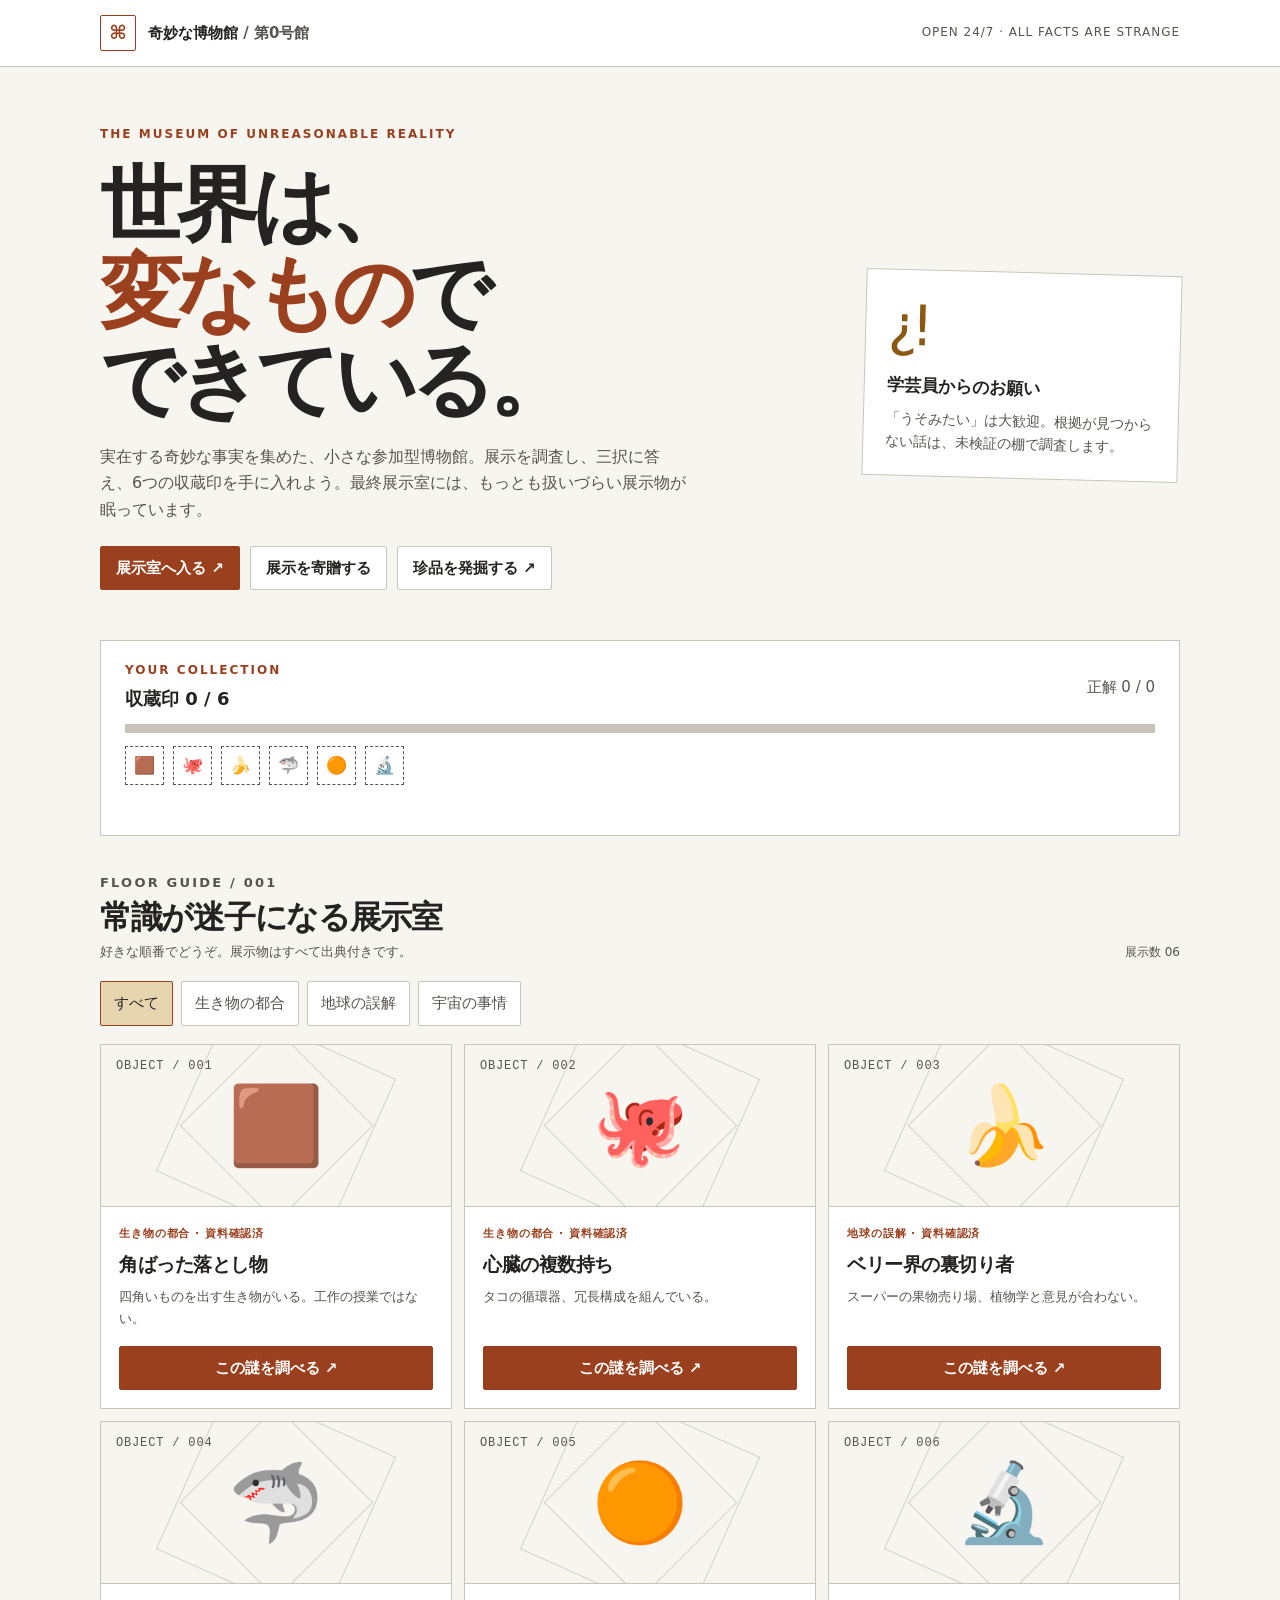
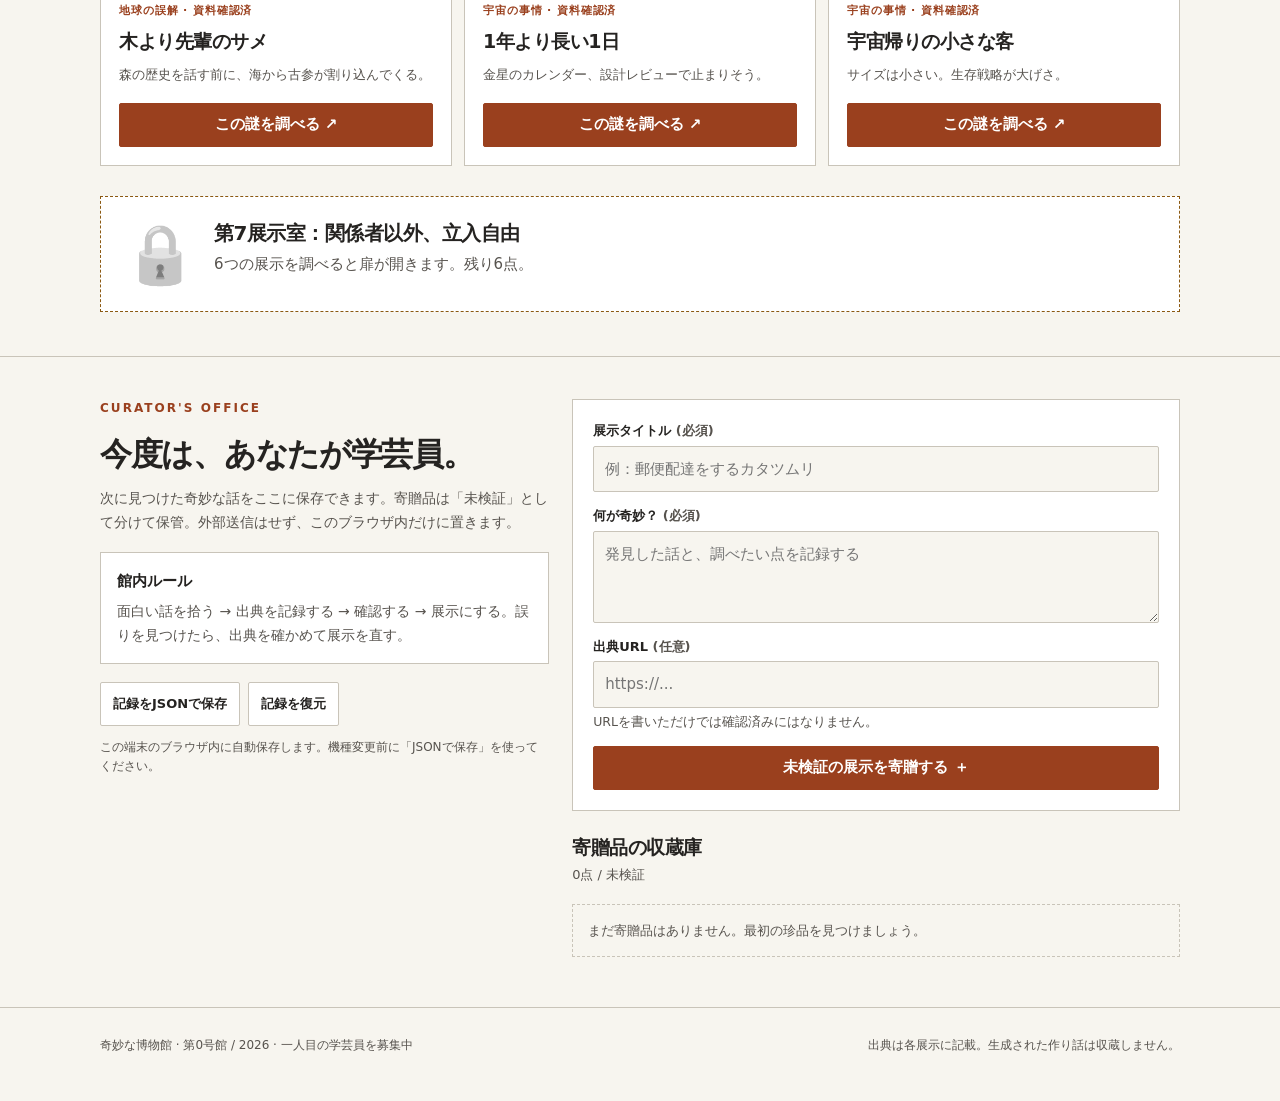
<file: index.html>
<!doctype html>
<html lang="ja" data-theme="paper">
<head>
<meta charset="utf-8">
<meta name="viewport" content="width=device-width,initial-scale=1,viewport-fit=cover">
<meta name="description" content="奇妙な博物館。6つの実在する奇妙な展示を調査し、収蔵印を集めるオフライン対応の小さなゲーム。">
<title>奇妙な博物館 | 第0号館</title>
<link rel="stylesheet" href="assets/design/kafka-tokens.css">
<style>
*{box-sizing:border-box}
html{scroll-behavior:smooth;scroll-padding-top:1rem}
body{margin:0;background:var(--k-color-canvas);color:var(--k-color-foreground);font-family:var(--k-font-family-sans);line-height:1.65;font-size:15px}
button,input,select,textarea{font:inherit}
button{cursor:pointer}
button:disabled{opacity:.5;cursor:not-allowed}
a{color:var(--k-color-primary);text-underline-offset:3px}
:focus-visible{outline:3px solid var(--k-color-primary);outline-offset:3px}
::selection{background:var(--k-color-accent);color:var(--k-color-foreground)}
.container{width:min(1080px,calc(100% - 36px));margin-inline:auto}
.skip{position:absolute;top:-70px;left:20px;background:var(--k-color-foreground);color:var(--k-color-canvas);padding:10px;z-index:100}
.skip:focus{top:12px}
.topbar{border-bottom:1px solid var(--k-color-border);background:var(--k-color-surface)}
.topbar-inner{min-height:66px;display:flex;align-items:center;justify-content:space-between;gap:14px}
.brand{font-weight:750;text-decoration:none;color:var(--k-color-foreground);display:inline-flex;gap:12px;align-items:center}
.brand-mark{width:36px;height:36px;display:grid;place-items:center;border:1px solid var(--k-color-primary);color:var(--k-color-primary);font-size:19px;border-radius:2px}
.top-note{font-size:12px;color:var(--k-color-muted-foreground);text-align:right;letter-spacing:.08em}
.hero{padding:58px 0 30px;position:relative}
.kicker{font-size:12px;font-weight:750;letter-spacing:.17em;color:var(--k-color-primary);margin:0 0 16px}
.hero-grid{display:grid;grid-template-columns:minmax(0,1.4fr) minmax(220px,.6fr);align-items:center;gap:26px}
h1{font-size:clamp(42px,6.8vw,82px);line-height:1.07;letter-spacing:-.075em;margin:0 0 20px;font-weight:820}
h1 em{font-style:normal;color:var(--k-color-primary)}
.subtitle{max-width:58ch;color:var(--k-color-muted-foreground);font-size:16px;margin:0 0 23px}
.hero-quote{border:1px solid var(--k-color-border);background:var(--k-color-surface);padding:22px;transform:rotate(1.5deg);font-size:14px}
.hero-quote .seal{font-size:56px;line-height:1.2;color:var(--k-color-warning);display:block;letter-spacing:-.12em}
.hero-quote strong{font-size:17px;display:block;margin:12px 0 8px}
.hero-quote p{margin:0;color:var(--k-color-muted-foreground)}
.btn{min-height:var(--k-dimension-touch-target);border:1px solid var(--k-color-primary);background:var(--k-color-primary);color:var(--k-color-surface);display:inline-flex;justify-content:center;align-items:center;gap:7px;padding:10px 15px;text-decoration:none;font-weight:740;border-radius:2px;line-height:1.4}
.btn.secondary{border-color:var(--k-color-border);background:var(--k-color-surface);color:var(--k-color-foreground)}
.btn.ghost{background:transparent;border-color:var(--k-color-border);color:var(--k-color-foreground)}
.btn.small{min-height:var(--k-dimension-touch-target);font-size:13px;padding:8px 12px}
.btn:hover:not(:disabled){border-color:var(--k-color-primary)}
.actions{display:flex;flex-wrap:wrap;gap:10px;align-items:center}
.panel{border:1px solid var(--k-color-border);background:var(--k-color-surface)}
.progress-panel{margin:20px 0 36px;padding:20px 24px;display:grid;grid-template-columns:1fr auto;gap:10px 24px;align-items:center}
.progress-panel strong{font-size:18px}
.muted{color:var(--k-color-muted-foreground)}
.progress-rail{grid-column:1/-1;height:9px;background:var(--k-color-border);position:relative;overflow:hidden}
.progress-fill{height:100%;background:var(--k-color-primary);width:0;transition:width .12s linear}
.stamps{display:flex;gap:9px;flex-wrap:wrap;grid-column:1/-1;margin-top:3px}
.stamp{width:39px;height:39px;display:grid;place-items:center;border:1px dashed var(--k-color-muted-foreground);color:var(--k-color-muted-foreground);font-size:17px;position:relative}
.stamp.earned{color:var(--k-color-warning);border-style:solid;border-color:var(--k-color-warning)}
.stamp.earned::after{content:'✓';font-size:10px;position:absolute;right:1px;bottom:-3px;background:var(--k-color-surface);color:var(--k-color-warning)}
.section-head{display:flex;justify-content:space-between;align-items:end;gap:14px;margin:10px 0 18px}
h2{font-size:clamp(23px,3.5vw,32px);line-height:1.2;letter-spacing:-.04em;margin:0}
.section-head p{margin:5px 0 0;color:var(--k-color-muted-foreground);font-size:13px}
.filters{display:flex;flex-wrap:wrap;gap:8px;margin-bottom:18px}
.filter{border:1px solid var(--k-color-border);padding:9px 13px;background:var(--k-color-surface);color:var(--k-color-muted-foreground);min-height:44px;border-radius:2px}
.filter[aria-pressed="true"]{border-color:var(--k-color-primary);color:var(--k-color-foreground);background:var(--k-color-accent)}
.gallery{display:grid;grid-template-columns:repeat(3,minmax(0,1fr));gap:12px}
.exhibit{display:flex;flex-direction:column;min-width:0;border:1px solid var(--k-color-border);background:var(--k-color-surface)}
.exhibit-head{position:relative;min-height:162px;display:grid;place-items:center;border-bottom:1px solid var(--k-color-border);background:var(--k-color-canvas);overflow:hidden}
.exhibit-head::before,.exhibit-head::after{content:'';position:absolute;border:1px solid var(--k-color-border);width:135px;height:135px;transform:rotate(45deg);opacity:.75}
.exhibit-head::after{width:180px;height:180px;transform:rotate(24deg)}
.exhibit-emoji{position:relative;z-index:2;font-size:77px;line-height:1;filter:none}
.exhibit-index{position:absolute;top:12px;left:15px;color:var(--k-color-muted-foreground);font-family:monospace;font-size:12px;letter-spacing:.07em}
.exhibit-sticker{position:absolute;right:12px;top:12px;border:1px solid var(--k-color-warning);color:var(--k-color-warning);padding:2px 5px;font-size:11px;background:var(--k-color-canvas)}
.exhibit-body{padding:18px;display:flex;flex-direction:column;flex:1;gap:9px}
.tag{font-size:11px;font-weight:720;color:var(--k-color-primary);letter-spacing:.08em}
h3{font-size:19px;line-height:1.35;margin:0;letter-spacing:-.025em}
.exhibit-body p{font-size:13px;color:var(--k-color-muted-foreground);margin:0;flex:1}
.exhibit-body .btn{width:100%;margin-top:8px}
.secret{margin:30px 0;border:1px dashed var(--k-color-warning);padding:23px;background:var(--k-color-surface);display:grid;grid-template-columns:auto 1fr;gap:18px;align-items:center}
.secret-glyph{font-size:58px;line-height:1}
.secret h3{margin:0 0 5px;font-size:20px}
.secret p{margin:0;color:var(--k-color-muted-foreground)}
.secret:not(.unlocked) .secret-glyph{filter:grayscale(1);opacity:.65}
.curator{border-top:1px solid var(--k-color-border);margin-top:44px;padding:42px 0 50px}
.curator-grid{display:grid;grid-template-columns:minmax(0,.85fr) minmax(0,1.15fr);gap:23px}
.note{font-size:14px;color:var(--k-color-muted-foreground);margin:0 0 18px}
.form-box{padding:20px;border:1px solid var(--k-color-border);background:var(--k-color-surface)}
.form-row{display:grid;gap:4px;margin-bottom:13px}
.form-row label{font-size:13px;font-weight:700}
.form-row small{color:var(--k-color-muted-foreground)}
.field{width:100%;min-height:44px;background:var(--k-color-canvas);color:var(--k-color-foreground);border:1px solid var(--k-color-border);border-radius:2px;padding:10px 11px}
textarea.field{min-height:92px;resize:vertical}
.form-box .btn{width:100%}
.note-items{display:grid;gap:9px;margin-top:18px}
.note-item{border:1px solid var(--k-color-border);padding:13px;background:var(--k-color-surface);overflow-wrap:anywhere}
.note-item h4{margin:5px 0 4px;font-size:16px}
.note-item p{margin:0 0 8px;font-size:13px;white-space:pre-wrap}
.note-item .actions{margin-top:10px}
.empty{color:var(--k-color-muted-foreground);padding:15px;border:1px dashed var(--k-color-border);font-size:13px}
.data-actions{display:flex;flex-wrap:wrap;gap:8px;margin-top:18px}
.footer{border-top:1px solid var(--k-color-border);padding:28px 0 45px;color:var(--k-color-muted-foreground);font-size:12px}
.footer-inner{display:flex;gap:16px;justify-content:space-between;flex-wrap:wrap}
dialog{padding:0;border:1px solid var(--k-color-border);background:var(--k-color-surface);color:var(--k-color-foreground);width:min(620px,calc(100vw - 28px));max-height:min(92dvh,900px);overflow:auto;border-radius:3px}
dialog::backdrop{background:color-mix(in srgb,var(--k-color-foreground) 76%,transparent)}
.dialog-content{padding:25px}
.dialog-top{display:flex;justify-content:space-between;gap:16px;align-items:start;margin-bottom:14px}
.dialog-top .btn{flex:0 0 auto}
.dialog-icon{font-size:74px;line-height:1.2;margin:4px 0 6px}
.dialog-fact{font-size:13px;color:var(--k-color-muted-foreground);margin:8px 0 16px}
.question{font-size:20px;line-height:1.4;margin:0 0 15px}
.choices{display:grid;gap:9px;margin-bottom:12px}
.choice{border:1px solid var(--k-color-border);background:var(--k-color-canvas);color:var(--k-color-foreground);text-align:left;padding:12px;min-height:48px;border-radius:2px;white-space:normal}
.choice:hover:not(:disabled){border-color:var(--k-color-primary)}
.result{border-left:3px solid var(--k-color-success);padding:10px 0 10px 14px;background:var(--k-color-canvas);margin:15px 0}
.result.wrong{border-color:var(--k-color-warning)}
.result strong{display:block;margin:0 0 5px}
.result p{margin:0 0 8px}
.source{font-size:13px;padding-top:12px;border-top:1px solid var(--k-color-border);overflow-wrap:anywhere}
.caption{font-size:12px;color:var(--k-color-muted-foreground)}
#status{min-height:20px;font-size:12px;color:var(--k-color-muted-foreground)}
.sr-only{position:absolute;width:1px;height:1px;overflow:hidden;clip:rect(0,0,0,0);white-space:nowrap}
@media(max-width:760px){.hero{padding-top:38px}.hero-grid{grid-template-columns:1fr}.hero-quote{transform:none;max-width:390px}.gallery{grid-template-columns:repeat(2,minmax(0,1fr))}.curator-grid{grid-template-columns:1fr}.top-note{display:none}}
@media(max-width:500px){.container{width:min(100% - 24px,1080px)}.gallery{grid-template-columns:1fr}.exhibit-head{min-height:140px}.progress-panel{padding:17px}.section-head{align-items:start}.hero{padding-top:30px}.dialog-content{padding:17px}.secret{grid-template-columns:1fr;gap:8px}.btn{max-width:100%}}
@media(prefers-reduced-motion:reduce){html{scroll-behavior:auto}.progress-fill{transition:none}}
</style>
</head>
<body>
<a class="skip" href="#main">本文へ移動</a>
<header class="topbar"><div class="container topbar-inner"><a class="brand" href="#main"><span class="brand-mark" aria-hidden="true">⌘</span><span>奇妙な博物館 <span class="muted">/ 第0号館</span></span></a><span class="top-note">OPEN 24/7 · ALL FACTS ARE STRANGE</span></div></header>
<main id="main">
<section class="hero container" aria-labelledby="hero-title">
<p class="kicker">THE MUSEUM OF UNREASONABLE REALITY</p>
<div class="hero-grid">
<div><h1 id="hero-title">世界は、<br><em>変なもの</em>で<br>できている。</h1>
<p class="subtitle">実在する奇妙な事実を集めた、小さな参加型博物館。展示を調査し、三択に答え、6つの収蔵印を手に入れよう。最終展示室には、もっとも扱いづらい展示物が眠っています。</p>
<div class="actions"><a class="btn" href="#gallery">展示室へ入る ↗</a><a class="btn secondary" href="#curator">展示を寄贈する</a><a class="btn secondary" href="curation.html">珍品を発掘する ↗</a></div></div>
<aside class="hero-quote" aria-label="学芸員からのお知らせ"><span class="seal" aria-hidden="true">¿!</span><strong>学芸員からのお願い</strong><p>「うそみたい」は大歓迎。根拠が見つからない話は、未検証の棚で調査します。</p></aside>
</div></section>
<div class="container"><section class="progress-panel panel" aria-label="見学の進行状況">
<div><div class="kicker" style="margin:0 0 3px">YOUR COLLECTION</div><strong id="progress-label">収蔵印 0 / 6</strong></div><div class="muted" id="score-label">正解 0 / 0</div>
<div class="progress-rail" role="progressbar" aria-valuemin="0" aria-valuemax="6" aria-valuenow="0" aria-label="収蔵印"><div class="progress-fill" id="progress-fill"></div></div>
<div class="stamps" id="stamp-strip" aria-label="収蔵印一覧"></div><div id="status" role="status" aria-live="polite"></div>
</section></div>
<section id="gallery" class="container" aria-labelledby="gallery-title">
<div class="section-head"><div><p class="kicker" style="margin:0 0 5px">FLOOR GUIDE / 001</p><h2 id="gallery-title">常識が迷子になる展示室</h2><p>好きな順番でどうぞ。展示物はすべて出典付きです。</p></div><span class="muted" style="font-size:12px">展示数 06</span></div>
<div class="filters" role="group" aria-label="展示室の絞り込み"><button type="button" class="filter" data-filter="all" aria-pressed="true">すべて</button><button type="button" class="filter" data-filter="life" aria-pressed="false">生き物の都合</button><button type="button" class="filter" data-filter="earth" aria-pressed="false">地球の誤解</button><button type="button" class="filter" data-filter="space" aria-pressed="false">宇宙の事情</button></div>
<div class="gallery" id="exhibit-grid"></div>
<section class="secret" id="secret-panel" aria-live="polite"><div class="secret-glyph" aria-hidden="true">🔒</div><div><h3>第7展示室：関係者以外、立入自由</h3><p id="secret-text">6つの展示を調べると扉が開きます。残り6点。</p><div id="secret-actions" class="actions" style="margin-top:12px"></div></div></section>
</section>
<section class="curator" id="curator" aria-labelledby="curator-title"><div class="container curator-grid">
<div><p class="kicker">CURATOR'S OFFICE</p><h2 id="curator-title">今度は、あなたが学芸員。</h2><p class="note" style="margin-top:14px">次に見つけた奇妙な話をここに保存できます。寄贈品は「未検証」として分けて保管。外部送信はせず、このブラウザ内だけに置きます。</p>
<div class="panel" style="padding:16px"><strong>館内ルール</strong><p class="note" style="margin:7px 0 0">面白い話を拾う → 出典を記録する → 確認する → 展示にする。誤りを見つけたら、出典を確かめて展示を直す。</p></div>
<div class="data-actions"><button class="btn secondary small" id="export-btn" type="button">記録をJSONで保存</button><button class="btn secondary small" id="import-btn" type="button">記録を復元</button><input class="sr-only" id="import-file" type="file" accept="application/json,.json"></div>
<p class="caption" id="save-notice">保存状態を確認しています。</p></div>
<div><form class="form-box" id="donate-form"><div class="form-row"><label for="donate-title">展示タイトル <span class="muted">(必須)</span></label><input class="field" id="donate-title" maxlength="50" required placeholder="例：郵便配達をするカタツムリ"></div>
<div class="form-row"><label for="donate-details">何が奇妙？ <span class="muted">(必須)</span></label><textarea class="field" id="donate-details" maxlength="500" required placeholder="発見した話と、調べたい点を記録する"></textarea></div>
<div class="form-row"><label for="donate-source">出典URL <span class="muted">(任意)</span></label><input class="field" id="donate-source" type="url" maxlength="500" placeholder="https://..."><small>URLを書いただけでは確認済みにはなりません。</small></div>
<button type="submit" class="btn">未検証の展示を寄贈する ＋</button></form>
<div class="section-head" style="margin-top:24px"><div><h3>寄贈品の収蔵庫</h3><p id="donations-count" class="muted" style="margin:4px 0 0">0点</p></div></div><div id="donations-list" class="note-items"></div></div>
</div></section>
</main>
<footer class="footer"><div class="container footer-inner"><span>奇妙な博物館 · 第0号館 / 2026 · 一人目の学芸員を募集中</span><span>出典は各展示に記載。生成された作り話は収蔵しません。</span></div></footer>
<dialog id="exhibit-dialog" aria-labelledby="dialog-title"><div class="dialog-content"><div class="dialog-top"><div><span class="kicker" id="dialog-index">EXHIBIT 001</span><h2 id="dialog-title">展示タイトル</h2></div><button class="btn ghost small" type="button" id="dialog-close" aria-label="展示を閉じる">閉じる ×</button></div><div class="dialog-icon" id="dialog-icon" aria-hidden="true"></div><p id="dialog-lead" class="dialog-fact"></p><h3 class="question" id="dialog-question"></h3><div class="choices" id="dialog-choices"></div><div id="dialog-result" aria-live="polite"></div><p class="source" id="dialog-source"></p></div></dialog>
<script>
(()=>{'use strict';
const EXHIBITS=[
 {id:'wombat',room:'life',roomName:'生き物の都合',num:'001',icon:'🟫',title:'角ばった落とし物',teaser:'四角いものを出す生き物がいる。工作の授業ではない。',lead:'ウォンバットのふんは、サイコロのように角ばっている。',question:'いったい、どこで四角くなる？',options:['腸の中','巣穴の四角い床','飼育員の手作業'],answer:0,fact:'研究では、腸の部位ごとの伸縮性の違いが角ばった形に関係すると説明されています。高い場所に置いたふんが転がりにくいことにも役立つと考えられています。',joke:'腸に角丸を実装するどころか、角を付けてきた。',sourceName:'南オーストラリア州 Cleland Wildlife Park',source:'https://cdn.environment.sa.gov.au/clelandwildlifepark/docs/Issue-13-Wombats.pdf'},
 {id:'octopus',room:'life',roomName:'生き物の都合',num:'002',icon:'🐙',title:'心臓の複数持ち',teaser:'タコの循環器、冗長構成を組んでいる。',lead:'タコを含む頭足類は、青い血液を持つ。',question:'タコの心臓はいくつある？',options:['1つ','3つ','8つ'],answer:1,fact:'えらへ血液を送る心臓が2つ、全身に送る心臓が1つ。血液が青いのは、銅を含むヘモシアニンを酸素運搬に使うためです。',joke:'心臓が3つ。恋愛相談の窓口も3つ必要かもしれない。',sourceName:'Smithsonian Ocean',source:'https://ocean.si.edu/ocean-life/invertebrates/octopuses-squids-and-relatives'},
 {id:'banana',room:'earth',roomName:'地球の誤解',num:'003',icon:'🍌',title:'ベリー界の裏切り者',teaser:'スーパーの果物売り場、植物学と意見が合わない。',lead:'普段「ベリー」と呼ばれる果物と、植物学の分類は別物。',question:'植物学上、バナナの実は何に分類される？',options:['マメ科のさや','液果（ベリー）','柑橘類'],answer:1,fact:'バナナは植物学的には「液果（berry）」です。日常の「ベリー」という言葉とは定義が違います。',joke:'ベリーの会議にイチゴより先にバナナが来そう。',sourceName:'英国王立植物園 Kew Science（Musa itinerans）',source:'https://powo.science.kew.org/taxon/urn%3Alsid%3Aipni.org%3Anames%3A584951-1/general-information'},
 {id:'shark',room:'earth',roomName:'地球の誤解',num:'004',icon:'🦈',title:'木より先輩のサメ',teaser:'森の歴史を話す前に、海から古参が割り込んでくる。',lead:'サメやその祖先の系統は、極めて長い進化史を持つ。',question:'古いのはどちら？',options:['サメにつながる古い系統','最初の木','ほぼ同時期'],answer:0,fact:'サメにつながる系統の化石記録は、木の登場より古くまで遡ります。ただし最古級の「サメのような鱗」が真のサメ由来かどうかは研究上の議論があります。',joke:'年功序列なら森全体がサメに敬語。',sourceName:'Natural History Museum London',source:'https://www.nhm.ac.uk/discover/shark-evolution-a-450-million-year-timeline.html'},
 {id:'venus',room:'space',roomName:'宇宙の事情',num:'005',icon:'🟠',title:'1年より長い1日',teaser:'金星のカレンダー、設計レビューで止まりそう。',lead:'金星は非常にゆっくり自転している。',question:'金星では、どちらが長い？',options:['自転1回にかかる時間','太陽を1周する時間','どちらも同じ'],answer:0,fact:'金星の自転周期は約243地球日、公転周期は約225地球日。ここでの「1日」は自転1回の時間で、日の出から次の日の出までは約117地球日です。',joke:'月末締めに入る前に年度が終わる。',sourceName:'NASA Science',source:'https://science.nasa.gov/venus/venus-facts/'},
 {id:'tardigrade',room:'space',roomName:'宇宙の事情',num:'006',icon:'🔬',title:'宇宙帰りの小さな客',teaser:'サイズは小さい。生存戦略が大げさ。',lead:'クマムシは極限環境に強い微小な動物。',question:'宇宙空間にさらした実験で確認されたのは？',options:['一部が生き残った','全個体が巨大化した','生き残った個体はいなかった'],answer:0,fact:'欧州宇宙機関（ESA）は、宇宙環境に曝露されたクマムシなどが生きた状態で地球へ戻った研究を紹介しています。「どんな条件でも不死身」という意味ではありません。',joke:'出張先：宇宙。交通費精算：地球に帰ってから。',sourceName:'European Space Agency',source:'https://www.esa.int/Science_Exploration/Human_and_Robotic_Exploration/Futura/Exposure_to_space_and_Mars'}
];
const KEY='curious-museum-v1';
const $=id=>document.getElementById(id);
const esc=s=>String(s).replace(/[&<>"']/g,c=>({'&':'&amp;','<':'&lt;','>':'&gt;','"':'&quot;',"'":'&#39;'}[c]));
const defaultState=()=>({version:1,choices:{},donations:[]});
let storeAvailable=true,toastTimer=0,currentId=null,filter='all';
function urlSafe(value){if(!value)return '';try{const u=new URL(value);return ['https:','http:'].includes(u.protocol)?u.href:'';}catch{return '';}}
function normalize(input){const state=defaultState();if(!input||typeof input!=='object'||input.version!==1)throw Error('対応していない記録形式です');
 const ids=new Set(EXHIBITS.map(e=>e.id));if(input.choices&&typeof input.choices==='object'){for(const [k,v] of Object.entries(input.choices)){if(ids.has(k)&&Number.isInteger(v)&&v>=0&&v<=2)state.choices[k]=v;}}
 if(Array.isArray(input.donations)){state.donations=input.donations.slice(0,200).filter(v=>v&&typeof v.title==='string'&&typeof v.details==='string'&&v.title.trim()&&v.details.trim()).map(v=>({id:String(v.id||'').slice(0,100)||makeId(),title:v.title.trim().slice(0,50),details:v.details.trim().slice(0,500),source:urlSafe(String(v.source||'').slice(0,500)),createdAt:String(v.createdAt||'').slice(0,50)}));}
 return state;}
function makeId(){return 'n-'+Date.now().toString(36)+'-'+Math.random().toString(36).slice(2,9);}
function load(){try{const raw=localStorage.getItem(KEY);return raw?normalize(JSON.parse(raw)):defaultState();}catch(e){storeAvailable=false;return defaultState();}}
let state=load();
function persist(){try{localStorage.setItem(KEY,JSON.stringify(state));storeAvailable=true;}catch{storeAvailable=false;}$('save-notice').textContent=storeAvailable?'この端末のブラウザ内に自動保存します。機種変更前に「JSONで保存」を使ってください。':'この環境では自動保存できません。必ず「JSONで保存」で記録を残してください。';}
function announce(message){$('status').textContent=message;}
function scores(){const entries=Object.entries(state.choices);return {stamps:entries.length,correct:entries.filter(([id,answer])=>EXHIBITS.find(e=>e.id===id).answer===answer).length};}
function renderProgress(){const {stamps,correct}=scores();$('progress-label').textContent=`収蔵印 ${stamps} / 6`;$('score-label').textContent=`正解 ${correct} / ${stamps}`;$('progress-fill').style.width=(stamps/6*100)+'%';document.querySelector('[role="progressbar"]').setAttribute('aria-valuenow',String(stamps));$('stamp-strip').innerHTML=EXHIBITS.map(e=>`<span class="stamp ${Object.hasOwn(state.choices,e.id)?'earned':''}" title="${esc(e.title)}" aria-label="${esc(e.title)}: ${Object.hasOwn(state.choices,e.id)?'収蔵済':'未収蔵'}">${e.icon}</span>`).join('');
 const unlocked=stamps===6;const panel=$('secret-panel');panel.classList.toggle('unlocked',unlocked);panel.querySelector('.secret-glyph').textContent=unlocked?'🚪':'🔒';panel.querySelector('h3').textContent=unlocked?'第7展示室：この博物館の最終展示':'第7展示室：関係者以外、立入自由';$('secret-text').textContent=unlocked?'ついに扉が開きました。最後に展示されるのは、この世界を「普通」だと思っていた生き物です。':'6つの展示を調べると扉が開きます。残り'+(6-stamps)+'点。';$('secret-actions').innerHTML=unlocked?'<button type="button" class="btn" id="secret-open">最後の展示を見る →</button>':'';
 if(unlocked)$('secret-open').addEventListener('click',openSecret);
}
function renderGallery(){const items=EXHIBITS.filter(e=>filter==='all'||e.room===filter);$('exhibit-grid').innerHTML=items.map(e=>{const done=Object.hasOwn(state.choices,e.id);return `<article class="exhibit"><div class="exhibit-head"><span class="exhibit-index">OBJECT / ${e.num}</span><span class="exhibit-emoji" aria-hidden="true">${e.icon}</span>${done?'<span class="exhibit-sticker">収蔵済 ✓</span>':''}</div><div class="exhibit-body"><span class="tag">${e.roomName} · 資料確認済</span><h3>${e.title}</h3><p>${e.teaser}</p><button type="button" class="btn ${done?'secondary':''}" data-exhibit="${e.id}">${done?'展示記録を見る':'この謎を調べる'} ↗</button></div></article>`;}).join('');}
function renderDonations(){const items=state.donations;$('donations-count').textContent=`${items.length}点 / 未検証`;$('donations-list').innerHTML=items.length?items.map(n=>`<article class="note-item"><span class="tag" style="color:var(--k-color-warning)">寄贈品 · 未検証</span><h4>${esc(n.title)}</h4><p>${esc(n.details)}</p>${n.source?`<a href="${esc(n.source)}" target="_blank" rel="noopener noreferrer">記録した出典 ↗</a>`:'<span class="caption">出典未登録</span>'}<div class="actions"><button class="btn ghost small" type="button" data-remove="${esc(n.id)}">この寄贈品を削除</button></div></article>`).join(''):'<div class="empty">まだ寄贈品はありません。最初の珍品を見つけましょう。</div>';}
function render(){renderProgress();renderGallery();renderDonations();persist();}
function openExhibit(id){const e=EXHIBITS.find(x=>x.id===id);if(!e)return;currentId=id;$('dialog-index').textContent='EXHIBIT / '+e.num+' · '+e.roomName;$('dialog-title').textContent=e.title;$('dialog-icon').textContent=e.icon;$('dialog-lead').textContent=e.lead;$('dialog-question').textContent=e.question;$('dialog-source').innerHTML='<span class="caption">根拠資料（外部サイト）</span> <a href="'+esc(e.source)+'" target="_blank" rel="noopener noreferrer">'+esc(e.sourceName)+' ↗</a>';
 const answered=Object.hasOwn(state.choices,id);$('dialog-choices').innerHTML=answered?'':e.options.map((o,i)=>`<button class="choice" type="button" data-choice="${i}">${i+1}. ${esc(o)}</button>`).join('');$('dialog-result').innerHTML='';if(answered)showAnswer(e,state.choices[id],true);$('exhibit-dialog').showModal();$('dialog-close').focus();}
function showAnswer(e,index,history){const correct=e.answer===index;$('dialog-choices').innerHTML='';const result=$('dialog-result');result.className='result '+(correct?'':'wrong');const header=correct?'正解。常識の負けです。':'惜しい。展示品のほうが変でした。';result.innerHTML=`<strong>${header}</strong><p><b>正解：</b>${esc(e.options[e.answer])}</p><p>${esc(e.fact)}</p><p class="muted">学芸員のひとこと：${esc(e.joke)}</p><span class="caption">${history?'収蔵済みの記録です。':'収蔵印を1つ獲得しました。'}</span>`;}
function answer(choice){if(!currentId||Object.hasOwn(state.choices,currentId))return;const e=EXHIBITS.find(x=>x.id===currentId);state.choices[currentId]=choice;showAnswer(e,choice,false);render();const s=scores();announce(s.stamps===6?'全展示の収蔵が完了しました。第7展示室が解放されました。':`「${e.title}」を収蔵しました。あと${6-s.stamps}点。`);}
function openSecret(){$('dialog-index').textContent='SECRET EXHIBIT / 007';$('dialog-title').textContent='ふつうを信じる生き物';$('dialog-icon').textContent='🪞';$('dialog-lead').textContent='分類：ホモ・サピエンス / 目撃場所：ほぼ全域';$('dialog-question').textContent='最終展示：人間はなぜ、これほど変な世界を「普通」と呼べるのか？';$('dialog-choices').innerHTML='';$('dialog-result').className='result';$('dialog-result').innerHTML='<strong>特別展示を発見しました 🎟️</strong><p>答えはまだありません。ここは、答えの分からないものも収蔵できる博物館です。ただし「未解明」と「確認済み」を混ぜないこと。</p><p>次の展示を決めるのは、あなたです。「展示を寄贈する」から第8号展示候補を登録してください。</p>';$('dialog-source').textContent='この展示は博物館オリジナルの問いです。実証された科学的結論ではありません。';$('exhibit-dialog').showModal();$('dialog-close').focus();}
function donate(evt){evt.preventDefault();const title=$('donate-title').value.trim(),details=$('donate-details').value.trim(),raw=$('donate-source').value.trim();const source=urlSafe(raw);if(!title||!details){announce('タイトルと説明を入力してください。');return;}if(raw&&!source){announce('出典は http または https のURLにしてください。');$('donate-source').focus();return;}
state.donations.unshift({id:makeId(),title:title.slice(0,50),details:details.slice(0,500),source,createdAt:new Date().toISOString()});state.donations=state.donations.slice(0,200);render();$('donate-form').reset();announce(`「${title}」を未検証の寄贈品として保存しました。`);$('donations-list').scrollIntoView({behavior:'smooth',block:'nearest'});}
function download(){const blob=new Blob([JSON.stringify({...state,exportedAt:new Date().toISOString()},null,2)],{type:'application/json;charset=utf-8'});const url=URL.createObjectURL(blob);const a=document.createElement('a');a.href=url;a.download='curious-museum-save-'+new Date().toISOString().slice(0,10)+'.json';document.body.append(a);a.click();a.remove();setTimeout(()=>URL.revokeObjectURL(url),1500);announce('記録をJSONとして書き出しました。');}
async function importFile(file){if(!file)return;if(file.size>1024*1024){announce('JSONファイルが大きすぎます（上限1MB）。');return;}try{const read=JSON.parse(await file.text());const next=normalize(read);state=next;render();announce('記録を復元しました。');}catch(e){announce('読み込みに失敗しました：'+(e instanceof Error?e.message:'JSONを確認してください。'));}finally{$('import-file').value='';}}
document.querySelectorAll('.filter').forEach(btn=>btn.addEventListener('click',()=>{filter=btn.dataset.filter;document.querySelectorAll('.filter').forEach(x=>x.setAttribute('aria-pressed',String(x===btn)));renderGallery();}));
$('exhibit-grid').addEventListener('click',ev=>{const btn=ev.target.closest('[data-exhibit]');if(btn)openExhibit(btn.dataset.exhibit);});
$('dialog-choices').addEventListener('click',ev=>{const btn=ev.target.closest('[data-choice]');if(btn)answer(Number(btn.dataset.choice));});
$('dialog-close').addEventListener('click',()=>$('exhibit-dialog').close());
$('exhibit-dialog').addEventListener('click',ev=>{if(ev.target===$('exhibit-dialog'))$('exhibit-dialog').close();});
$('donate-form').addEventListener('submit',donate);
$('donations-list').addEventListener('click',ev=>{const btn=ev.target.closest('[data-remove]');if(!btn)return;const id=btn.dataset.remove;const n=state.donations.find(v=>v.id===id);if(n&&confirm(`「${n.title}」を削除しますか？`)){state.donations=state.donations.filter(v=>v.id!==id);render();announce('寄贈品を削除しました。');}});
$('export-btn').addEventListener('click',download);
$('import-btn').addEventListener('click',()=>$('import-file').click());
$('import-file').addEventListener('change',ev=>importFile(ev.target.files[0]));
render();
})();
</script>
</body></html>
</file>
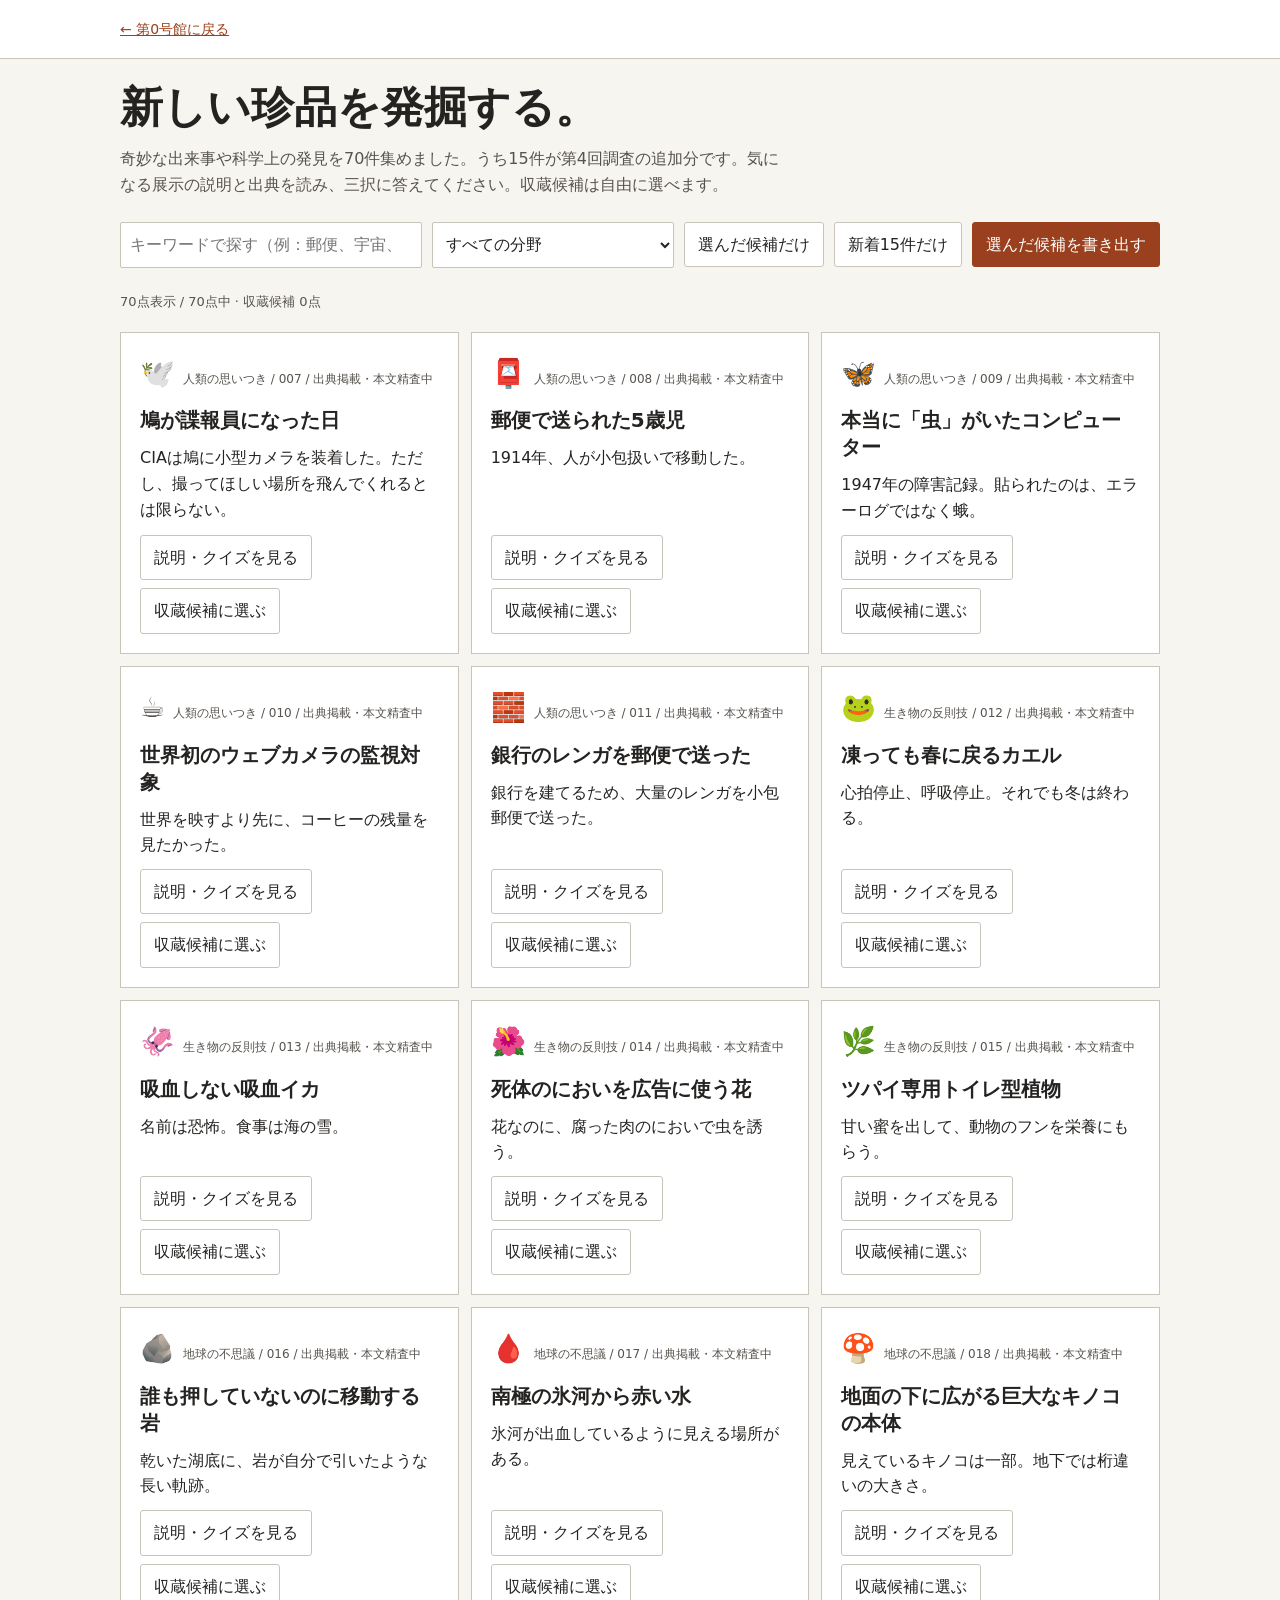
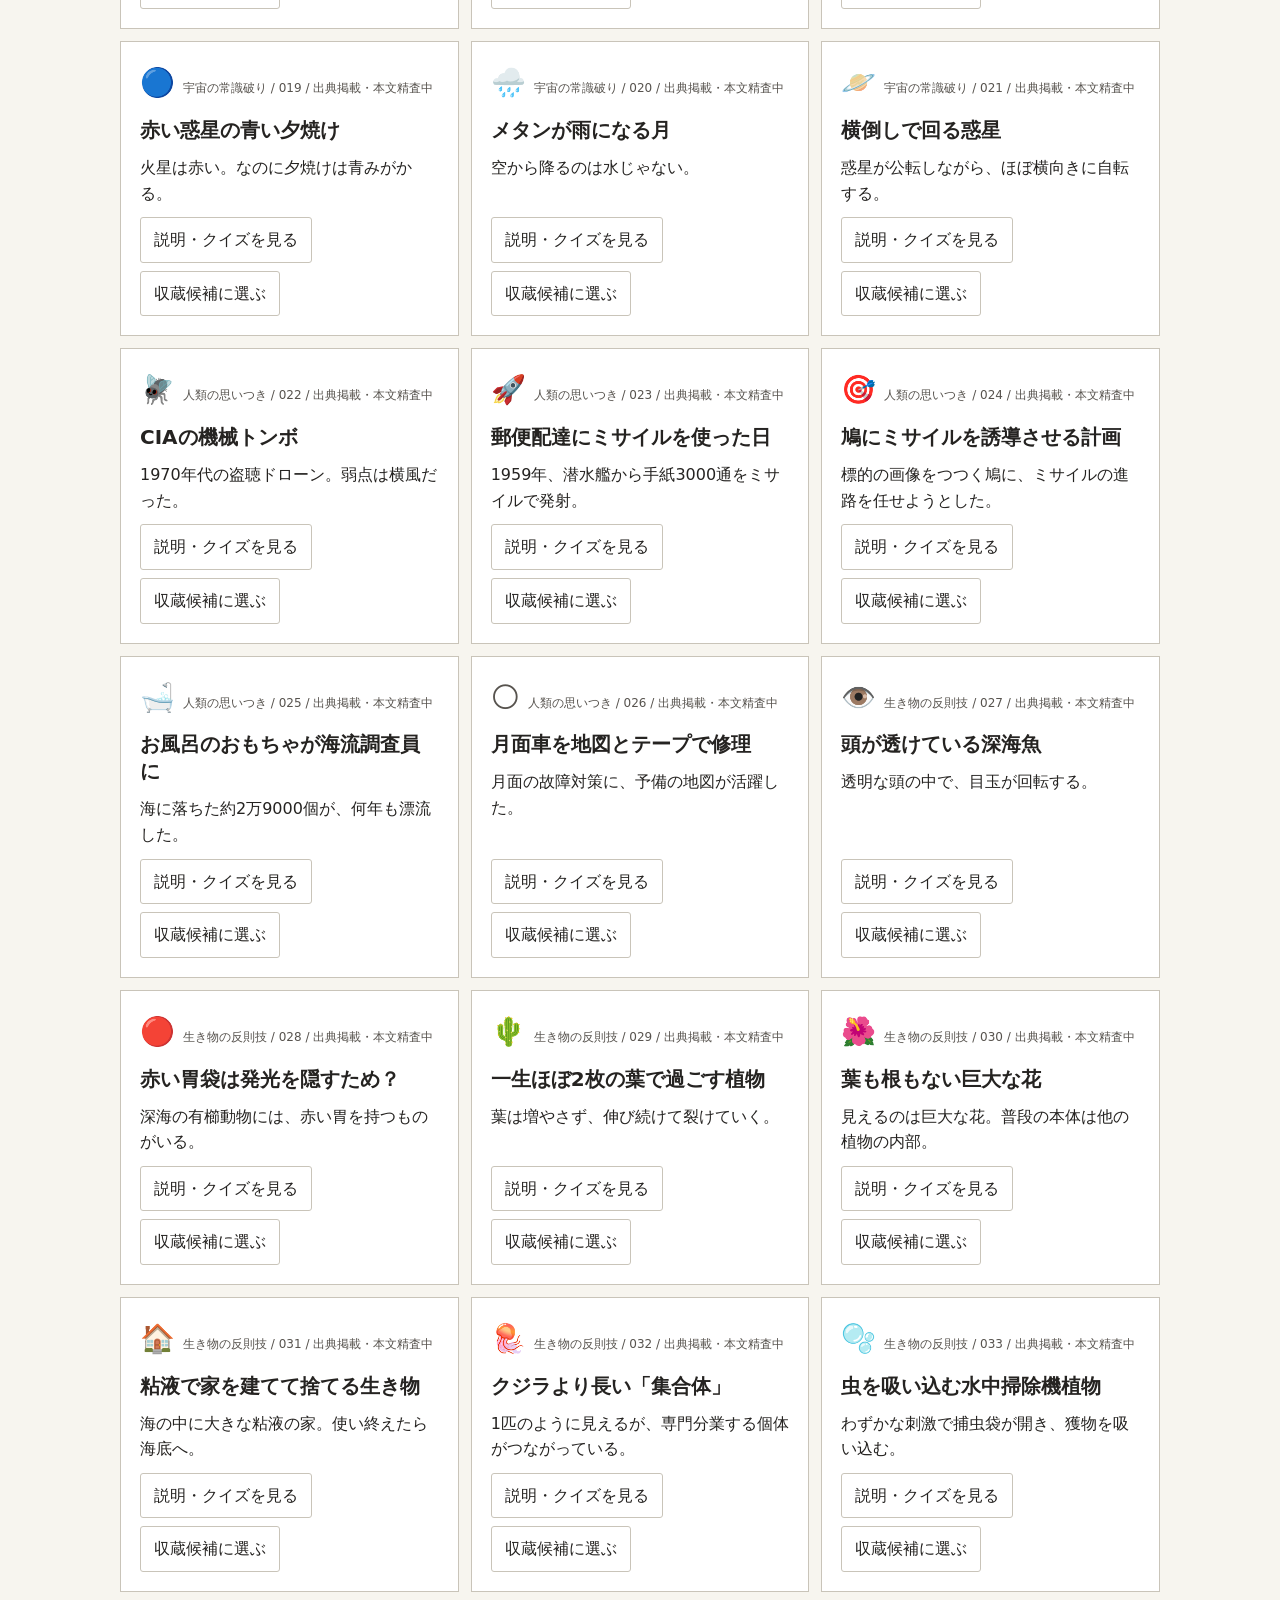
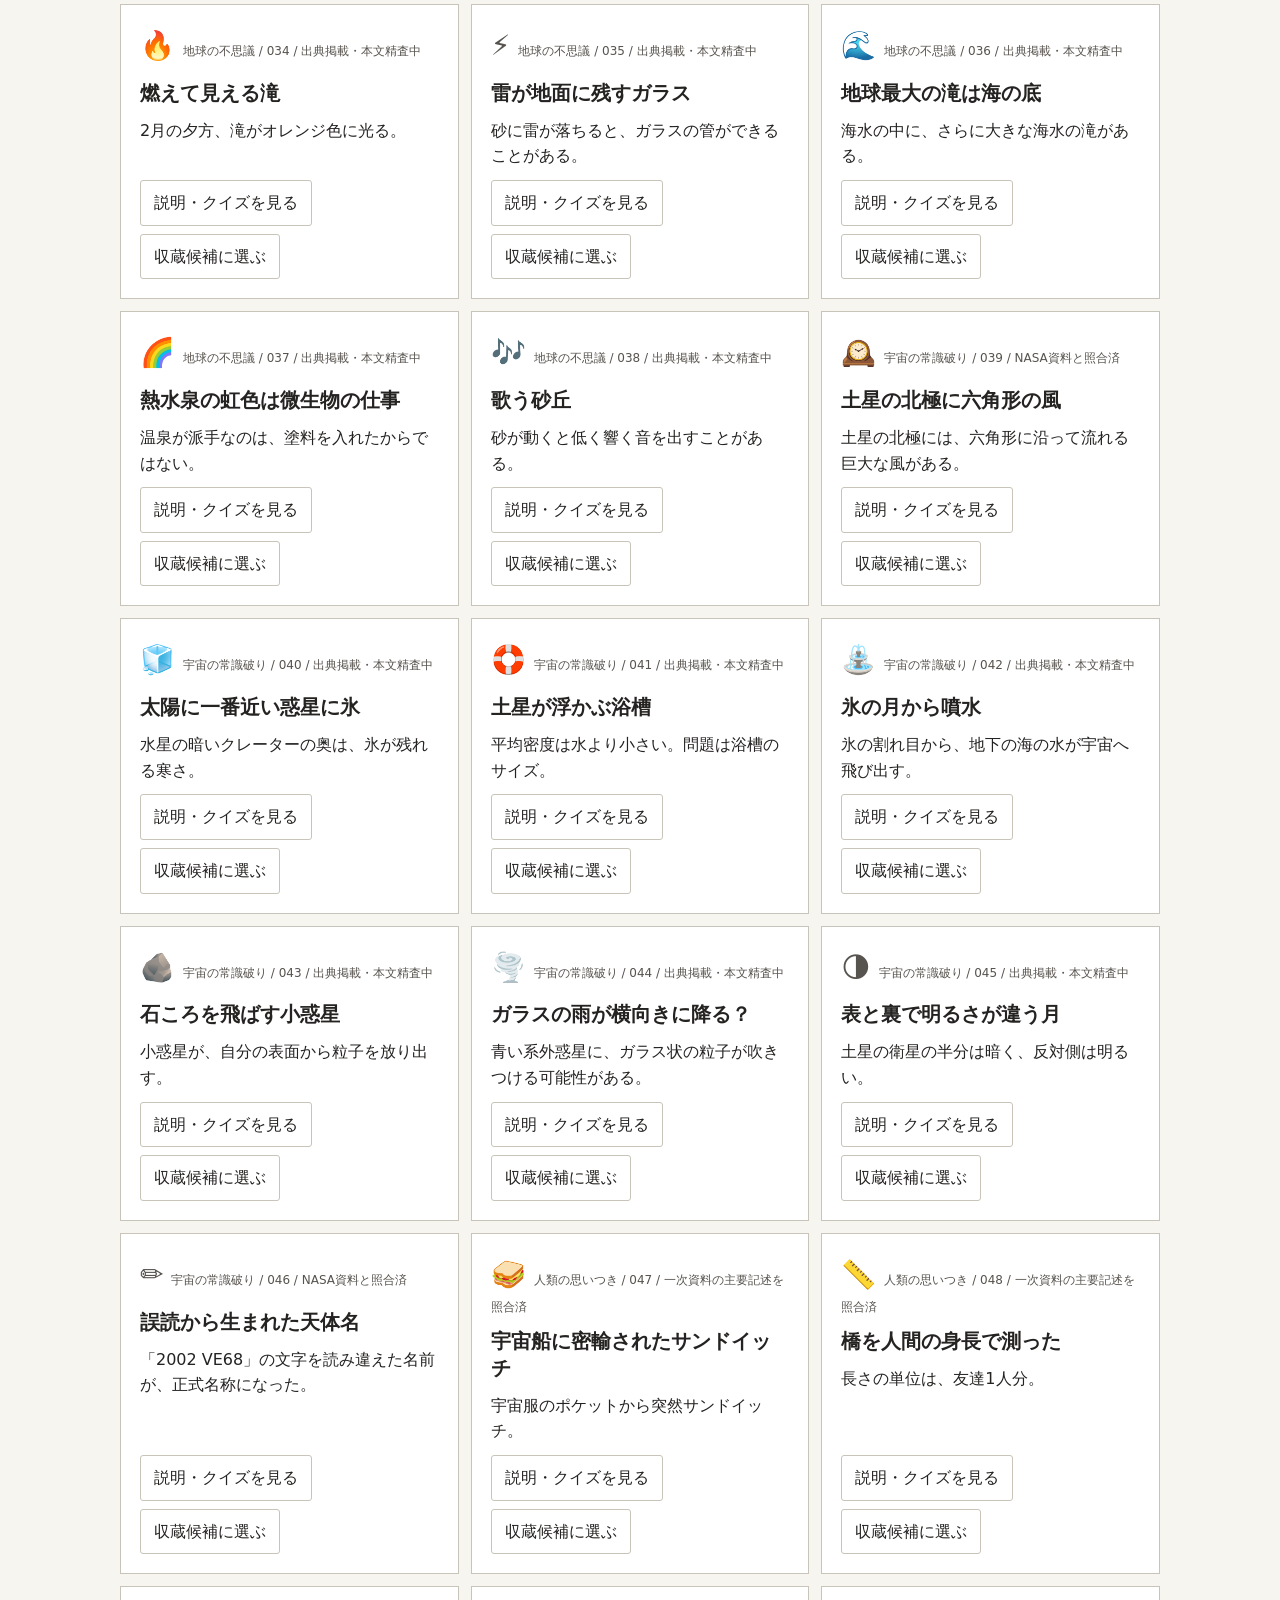
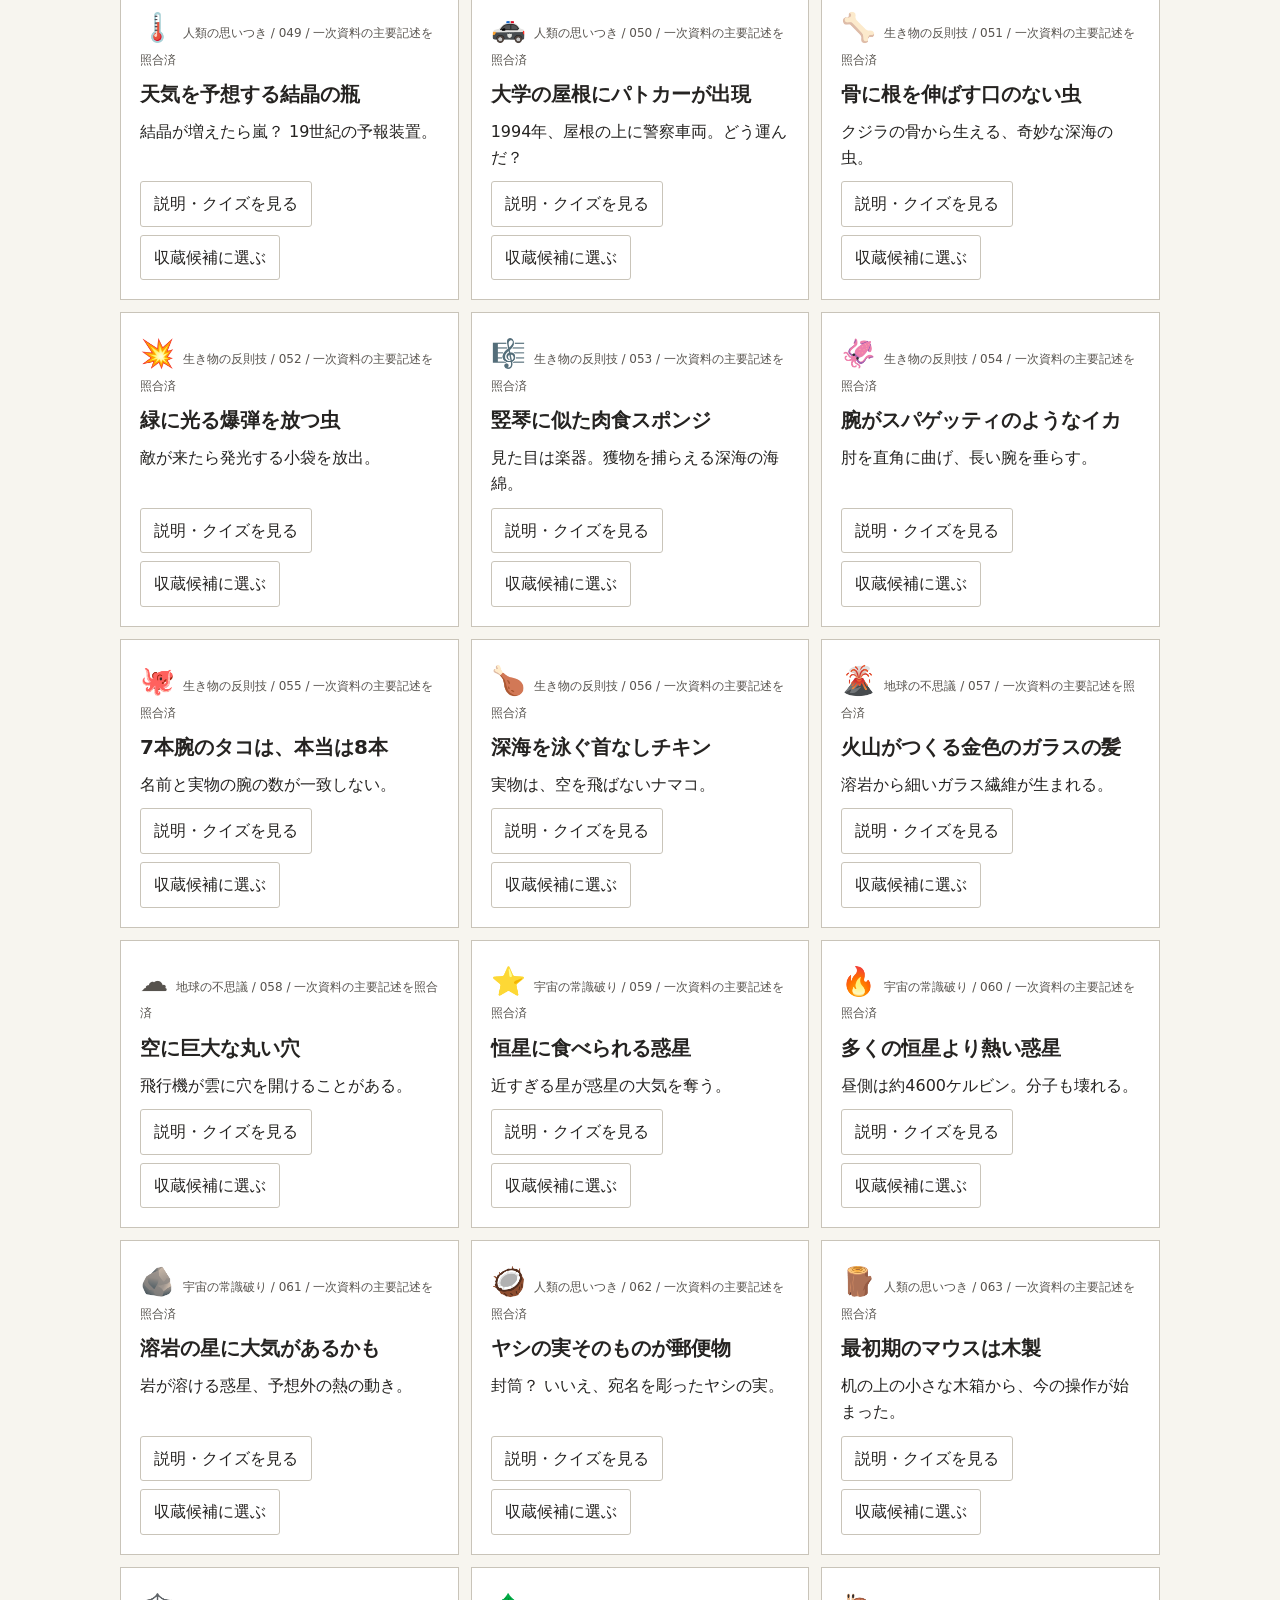
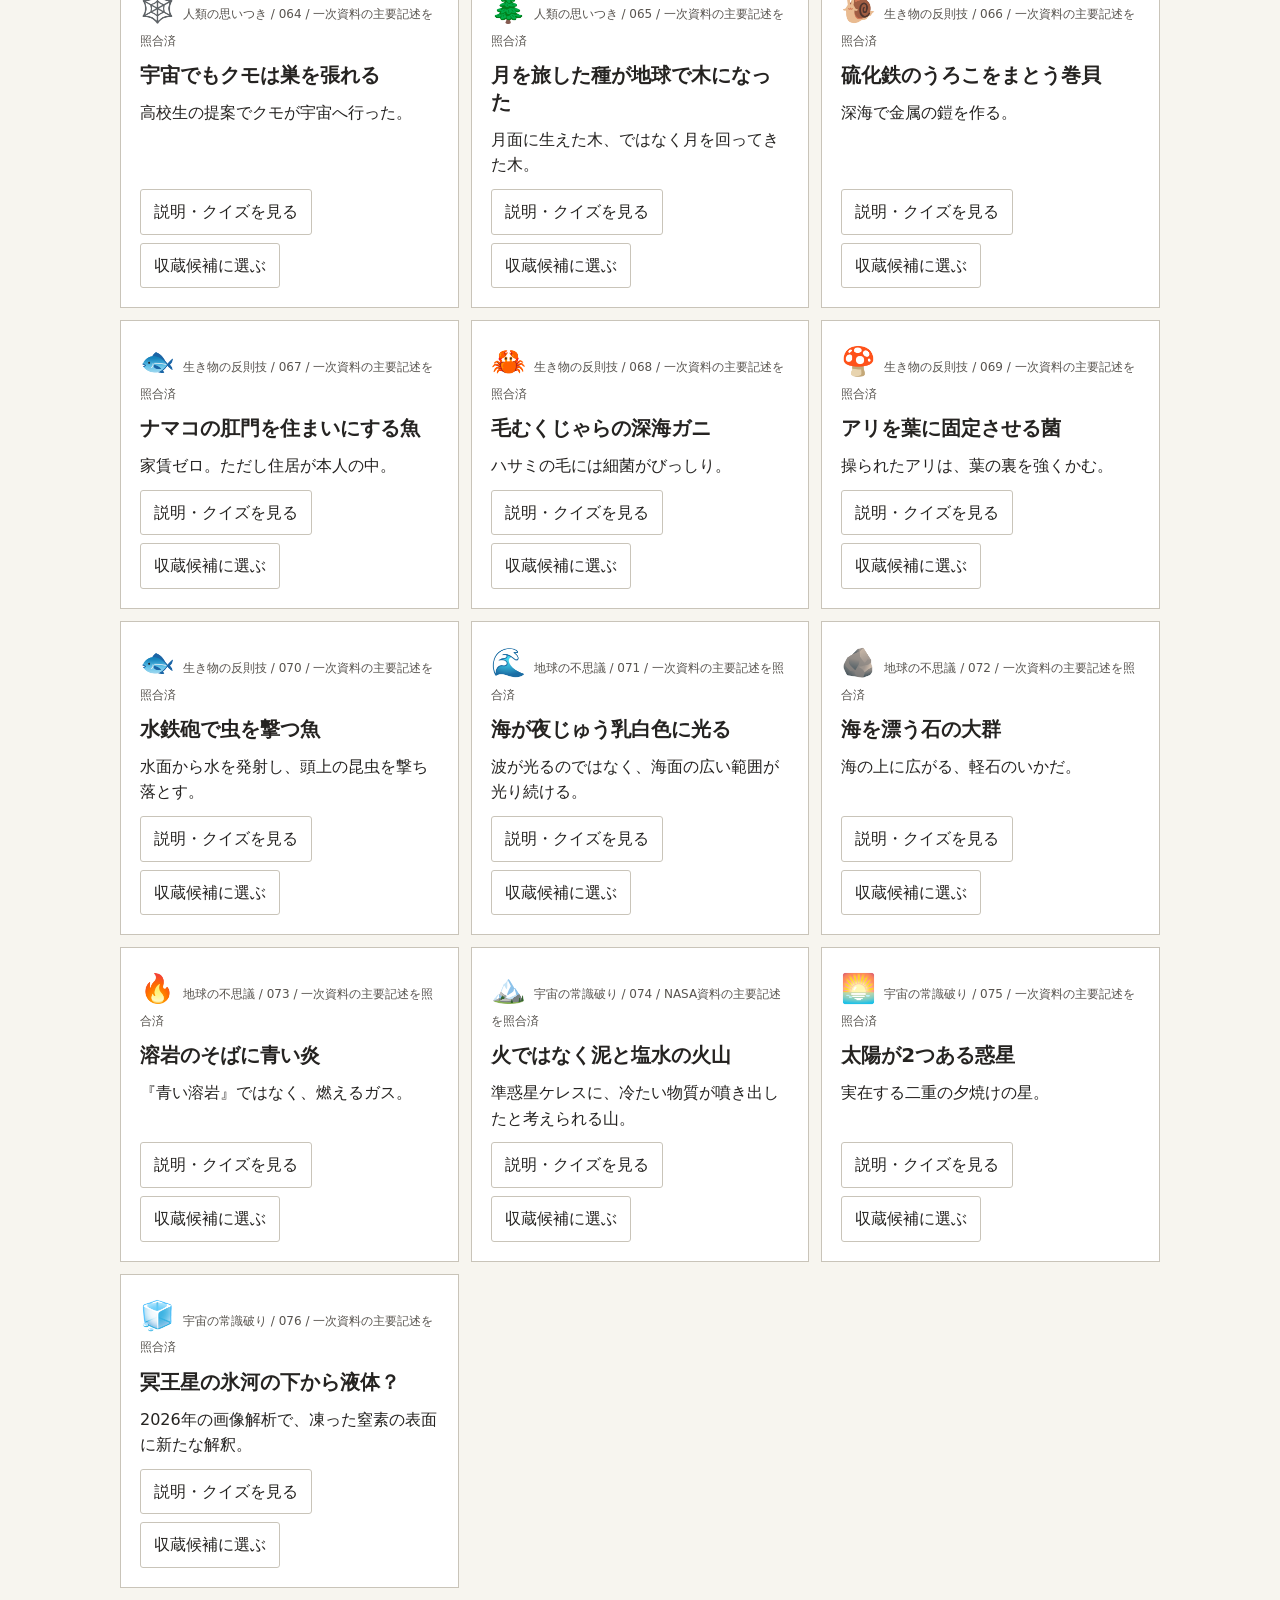
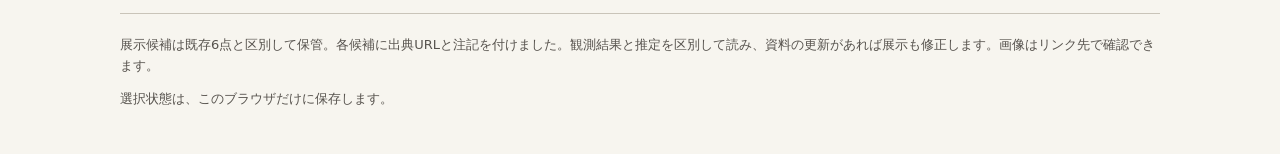
<file: curation.html>
<!doctype html><html lang="ja" data-theme="paper"><head><meta charset="utf-8"><meta name="viewport" content="width=device-width, initial-scale=1"><title>奇妙な博物館｜発掘室</title><link rel="stylesheet" href="assets/design/kafka-tokens.css"><style>
:root{font:16px/1.6 var(--k-font-family-sans);color:var(--k-color-foreground);background:var(--k-color-canvas)}*{box-sizing:border-box}a{color:var(--k-color-primary)}body{margin:0}.wrap{width:min(1040px,calc(100% - 28px));margin:auto}header{background:var(--k-color-surface);border-bottom:1px solid var(--k-color-border);padding:16px 0}.back{font-size:14px}h1{font-size:clamp(28px,4vw,43px);line-height:1.25;margin:22px 0 12px}p{margin:5px 0 12px}.lead{color:var(--k-color-muted-foreground);max-width:65ch}.toolbar{display:flex;flex-wrap:wrap;gap:10px;align-items:center;margin:24px 0}.toolbar input,.toolbar select{min-height:46px;padding:9px;border:1px solid var(--k-color-border);border-radius:var(--k-dimension-radius);background:white;color:inherit;font:inherit}.toolbar input{flex:1 1 240px}.toolbar select{flex:1 1 180px}button{min-height:var(--k-dimension-touch-target);cursor:pointer;padding:9px 13px;border:1px solid var(--k-color-primary);color:var(--k-color-surface);background:var(--k-color-primary);border-radius:3px;font:inherit}button.alt{border-color:var(--k-color-border);background:var(--k-color-surface);color:var(--k-color-foreground)}button[aria-pressed="true"]{background:var(--k-color-accent);color:var(--k-color-foreground);border-color:var(--k-color-primary)}button:focus-visible,a:focus-visible,input:focus-visible,select:focus-visible{outline:3px solid var(--k-color-focus);outline-offset:2px}.status{font-size:13px;color:var(--k-color-muted-foreground);min-height:26px}.grid{display:grid;grid-template-columns:repeat(auto-fit,minmax(min(100%,290px),1fr));gap:12px;margin:14px 0 24px}.card{padding:19px;background:var(--k-color-surface);border:1px solid var(--k-color-border);display:flex;flex-direction:column;gap:11px;min-width:0}.category{font-size:12px;color:var(--k-color-muted-foreground)}.symbol{font-size:28px;margin-right:8px}.card h2{font-size:20px;line-height:1.35;margin:0}.teaser{flex:1;margin:0}.controls{display:flex;flex-wrap:wrap;gap:8px}.truth{border-top:1px solid var(--k-color-border);padding-top:13px;font-size:14px}.truth p{margin:0 0 10px}.quiz{border:1px solid var(--k-color-border);padding:12px;background:var(--k-color-canvas)}.quiz legend{font-weight:bold}.answers{display:grid;gap:6px;margin:8px 0}.answers button{background:var(--k-color-surface);color:var(--k-color-foreground);border-color:var(--k-color-border);text-align:left}.answers button.correct{background:color-mix(in srgb,var(--k-color-success) 13%,var(--k-color-surface));border-color:var(--k-color-success)}.answers button.incorrect{background:color-mix(in srgb,var(--k-color-danger) 12%,var(--k-color-surface));border-color:var(--k-color-danger)}.quiz-response{margin-top:8px;min-height:20px;font-weight:600}.footer{margin:25px 0 45px;border-top:1px solid var(--k-color-border);padding-top:16px;font-size:13px;color:var(--k-color-muted-foreground)}.toolbar .short{font-size:13px}.source{overflow-wrap:anywhere}#empty{padding:18px;background:var(--k-color-surface);border:1px solid var(--k-color-border)}body small{font-size:12px}@media(max-width:540px){.toolbar input,.toolbar select{flex:1 1 100%}.toolbar button{flex:1 1 calc(50% - 10px);white-space:normal}#export{flex-basis:100%}}
</style></head><body><header><div class="wrap"><a class="back" href="index.html">← 第0号館に戻る</a></div></header><main class="wrap"><h1>新しい珍品を発掘する。</h1><p class="lead">奇妙な出来事や科学上の発見を70件集めました。うち15件が第4回調査の追加分です。気になる展示の説明と出典を読み、三択に答えてください。収蔵候補は自由に選べます。</p><div class="toolbar"><input id="search" type="search" placeholder="キーワードで探す（例：郵便、宇宙、カエル）" aria-label="展示候補を検索"><select id="category" aria-label="ジャンル"><option value="all">すべての分野</option></select><button id="shortlist" class="alt" aria-pressed="false" type="button">選んだ候補だけ</button><button id="newOnly" class="alt" aria-pressed="false" type="button">新着15件だけ</button><button id="export" type="button">選んだ候補を書き出す</button></div><p id="counter" class="status" aria-live="polite"></p><div id="cards" class="grid"></div><p id="empty" hidden>条件に合う展示はありません。検索を解除してください。</p><section class="footer"><p>展示候補は既存6点と区別して保管。各候補に出典URLと注記を付けました。観測結果と推定を区別して読み、資料の更新があれば展示も修正します。画像はリンク先で確認できます。</p><p id="storage-status" role="status">選択状態は、このブラウザだけに保存します。</p></section></main><script>
'use strict'; const ITEMS=[{"id": "spy-pigeon", "category": "人類の思いつき", "icon": "🕊️", "title": "鳩が諜報員になった日", "teaser": "CIAは鳩に小型カメラを装着した。ただし、撮ってほしい場所を飛んでくれるとは限らない。", "fact": "CIAは鳩に装着できる小型カメラを開発した。鳩は帰巣中に写真を撮影したが、必要な場所の上空を正確に飛ばせず、偵察の効果は限られた。作戦の詳細は現在も機密とされる。", "question": "CIAが鳩に持たせたものは？", "options": ["盗聴器だけ", "小型カメラ", "小さな暗号文"], "answer": 1, "source_name": "CIA Museum", "source_url": "https://www.cia.gov/legacy/museum/artifact/pigeon-camera/", "note": "CIAの博物館は撮影技術と飛行経路の問題を説明している。個別任務の成果は公開されていない。", "num": "007", "status": "出典掲載・本文精査中", "batch": "第1回"}, {"id": "mail-child", "category": "人類の思いつき", "icon": "📮", "title": "郵便で送られた5歳児", "teaser": "1914年、人が小包扱いで移動した。", "fact": "1914年、米国の5歳の少女メイ・ピアストーフは、53セントの郵便料金を払って祖父母のもとへ運ばれた。郵便列車の係員が同行しており、郵便袋に詰められたわけではない。", "question": "郵便料金はいくらだった？", "options": ["53セント", "53ドル", "無料"], "answer": 0, "source_name": "Smithsonian National Postal Museum", "source_url": "https://postalmuseum.si.edu/very-special-deliveries", "note": "当時の郵便規則の解釈には資料間の揺れがある。旅行形態のみ確実に扱う。", "num": "008", "status": "出典掲載・本文精査中", "batch": "第1回"}, {"id": "computer-moth", "category": "人類の思いつき", "icon": "🦋", "title": "本当に「虫」がいたコンピューター", "teaser": "1947年の障害記録。貼られたのは、エラーログではなく蛾。", "fact": "1947年9月9日、Harvard Mark IIのリレーの間に蛾が挟まっていた。蛾は作業日誌に貼り付けられた。ただし「bug」という用語の起源ではない。", "question": "実際に機械に挟まっていたのは？", "options": ["ハチ", "蛾", "カブトムシ"], "answer": 1, "source_name": "Computer History Museum", "source_url": "https://www.computerhistory.org/tdih/September/09/", "note": "bugの語源ではないと明記する。", "num": "009", "status": "出典掲載・本文精査中", "batch": "第1回"}, {"id": "coffee-webcam", "category": "人類の思いつき", "icon": "☕", "title": "世界初のウェブカメラの監視対象", "teaser": "世界を映すより先に、コーヒーの残量を見たかった。", "fact": "ケンブリッジ大学の研究室は、1991年にコーヒーポットを監視するカメラを開発し、1993年に映像をWebへ公開した。研究者が無駄足を踏まないための仕組みだった。", "question": "最初期のウェブカメラが映していたものは？", "options": ["月面", "コーヒーポット", "大学の正門"], "answer": 1, "source_name": "University of Cambridge", "source_url": "https://www.cl.cam.ac.uk/news/2021/09-29-antiques-code-show/", "note": "「初のネットワークカメラ」と「初のウェブカメラ」を混同しない。", "num": "010", "status": "出典掲載・本文精査中", "batch": "第1回"}, {"id": "mail-bricks", "category": "人類の思いつき", "icon": "🧱", "title": "銀行のレンガを郵便で送った", "teaser": "銀行を建てるため、大量のレンガを小包郵便で送った。", "fact": "米国ユタ州バーナルの銀行建設では、多数のレンガが小包郵便を使って運ばれた。このような大量発送が郵便の重量制限見直しにつながったと、国立郵便博物館は紹介している。銀行の建物を丸ごと郵送したわけではない。", "question": "郵便で運んだ「銀行」の正体は？", "options": ["建物をまるごと", "建築用のレンガ", "金庫の現金"], "answer": 1, "source_name": "Smithsonian National Postal Museum", "source_url": "https://postalmuseum.si.edu/exhibition/reaching-rural-america-past-exhibits/precious-packages-americas-parcel-post-service", "note": "年代・レンガ数は資料で表現差がある。数量を断定しない。", "num": "011", "status": "出典掲載・本文精査中", "batch": "第1回"}, {"id": "wood-frog", "category": "生き物の反則技", "icon": "🐸", "title": "凍っても春に戻るカエル", "teaser": "心拍停止、呼吸停止。それでも冬は終わる。", "fact": "北米のウッドフロッグは冬季に体の一部が凍り、心拍や呼吸が止まった状態から春に回復する。糖などが細胞の損傷を防ぐ。無条件にあらゆる凍結から復活できるわけではない。", "question": "冬の凍結中、カエルの心臓は？", "options": ["高速で動く", "止まる", "2つに増える"], "answer": 1, "source_name": "US National Park Service", "source_url": "https://home.nps.gov/kova/learn/nature/wood-frog.htm", "note": "種はウッドフロッグ。普通のカエルすべての特徴ではない。", "num": "012", "status": "出典掲載・本文精査中", "batch": "第1回"}, {"id": "vampire-squid", "category": "生き物の反則技", "icon": "🦑", "title": "吸血しない吸血イカ", "teaser": "名前は恐怖。食事は海の雪。", "fact": "コウモリダコは、吸血するわけでも一般的なイカの仲間でもない。深海で、プランクトンの死骸・排泄物・粘液などが沈んでくる「マリンスノー」を粘着性の触糸で集めて食べる。", "question": "コウモリダコの主な食べ物は？", "options": ["魚の血液", "マリンスノー", "深海の岩石"], "answer": 1, "source_name": "MBARI", "source_url": "https://www.mbari.org/animal/vampire-squid/", "note": "日本語名はコウモリダコ、英名は vampire squid。", "num": "013", "status": "出典掲載・本文精査中", "batch": "第1回"}, {"id": "corpse-flower", "category": "生き物の反則技", "icon": "🌺", "title": "死体のにおいを広告に使う花", "teaser": "花なのに、腐った肉のにおいで虫を誘う。", "fact": "ショクダイオオコンニャク（Titan arum）は開花時に腐肉に似た臭いを放ち、腐肉を好む昆虫を引き寄せて受粉に利用する。", "question": "あえて強い腐敗臭を出す主な理由は？", "options": ["虫を呼ぶため", "寒さを防ぐため", "他の花を枯らすため"], "answer": 0, "source_name": "Royal Botanic Gardens, Kew", "source_url": "https://www.kew.org/read-and-watch/the-giant-pongy-plant-titan-arum", "note": "「世界最大の一輪の花」ではなく巨大な花序。", "num": "014", "status": "出典掲載・本文精査中", "batch": "第1回"}, {"id": "plant-toilet", "category": "生き物の反則技", "icon": "🌿", "title": "ツパイ専用トイレ型植物", "teaser": "甘い蜜を出して、動物のフンを栄養にもらう。", "fact": "Nepenthes lowii（ウツボカズラの一種）はツパイが蜜をなめる位置に捕虫袋を配置し、そこへ落ちるフンから栄養分を得る。虫を捕るだけが植物の生存戦略ではない。", "question": "この植物がツパイから得るものは？", "options": ["羽毛", "フン", "爪"], "answer": 1, "source_name": "Royal Botanic Gardens, Kew", "source_url": "https://www.kew.org/read-and-watch/extraordinary-plants-at-kew", "note": "動物が故意にトイレとして使うと断定しない。", "num": "015", "status": "出典掲載・本文精査中", "batch": "第1回"}, {"id": "moving-rocks", "category": "地球の不思議", "icon": "🪨", "title": "誰も押していないのに移動する岩", "teaser": "乾いた湖底に、岩が自分で引いたような長い軌跡。", "fact": "米デスバレーのRacetrack Playaでは、浅い水と薄い氷と風がそろうと、氷の板が岩を押し、泥の上に移動の跡を残す。現象はまれで、何年も動かない岩もある。", "question": "動く岩の決め手となった組み合わせは？", "options": ["地磁気と満月", "薄い氷・水・風", "地下のモグラ"], "answer": 1, "source_name": "US National Park Service", "source_url": "https://www.nps.gov/articles/deva-moving-rocks.htm", "note": "岩が意思を持って動くのではない。", "num": "016", "status": "出典掲載・本文精査中", "batch": "第1回"}, {"id": "blood-falls", "category": "地球の不思議", "icon": "🩸", "title": "南極の氷河から赤い水", "teaser": "氷河が出血しているように見える場所がある。", "fact": "南極テイラー氷河のBlood Falls（血の滝）は、鉄を多く含む塩水が氷河下から出て赤く見える現象。塩水が出るきっかけには未解明な点もある。", "question": "赤い色の原因となる成分は？", "options": ["赤い藻だけ", "鉄を含む塩水", "動物の血液"], "answer": 1, "source_name": "US National Science Foundation", "source_url": "https://www.nsf.gov/geo/opp/documents/NSF%20Science%20on%20the%20Ice_fifth_edition.pdf", "note": "PDF 47ページ。鉄由来は確認、放出の引き金は未解明。", "num": "017", "status": "出典掲載・本文精査中", "batch": "第1回"}, {"id": "giant-fungus", "category": "地球の不思議", "icon": "🍄", "title": "地面の下に広がる巨大なキノコの本体", "teaser": "見えているキノコは一部。地下では桁違いの大きさ。", "fact": "米オレゴン州マルヒュア国有林のナラタケ属の一個体は、森林の地下およそ2,385エーカーに広がると報告されている。大きさ・年齢・質量は測定と推定を組み合わせた値。", "question": "巨大な本体は主にどこにある？", "options": ["雲の中", "地面の下", "海面"], "answer": 1, "source_name": "US Forest Service", "source_url": "https://www.fs.usda.gov/Internet/FSE_DOCUMENTS/fsbdev3_033146.pdf", "note": "面積は報告書時点の値。世界最大という順位の断定は避ける。", "num": "018", "status": "出典掲載・本文精査中", "batch": "第1回"}, {"id": "mars-sunset", "category": "宇宙の常識破り", "icon": "🔵", "title": "赤い惑星の青い夕焼け", "teaser": "火星は赤い。なのに夕焼けは青みがかる。", "fact": "火星の大気中の細かな塵は、太陽が低いとき青色の光を観測者へ届きやすくする。NASAによれば火星の夕焼けは青みを帯びて見えることがある。", "question": "火星の夕焼けで目立つことがある色は？", "options": ["青", "緑だけ", "虹色の縞"], "answer": 0, "source_name": "NASA Science", "source_url": "https://science.nasa.gov/solar-system/planets/mars/what-does-a-sunrise-sunset-look-like-on-mars/", "note": "大気中の塵の量などで見え方は変わる。", "num": "019", "status": "出典掲載・本文精査中", "batch": "第1回"}, {"id": "titan-rain", "category": "宇宙の常識破り", "icon": "🌧️", "title": "メタンが雨になる月", "teaser": "空から降るのは水じゃない。", "fact": "土星の衛星タイタンには、メタンやエタンなど液体炭化水素の雨、川、湖、海が存在する。地球の水循環に似た物質循環が見られる。", "question": "タイタンの雨の主な材料は？", "options": ["液体の金", "メタンなど", "液体窒素だけ"], "answer": 1, "source_name": "NASA Science", "source_url": "https://science.nasa.gov/saturn/moons/titan/facts/", "note": "降雨の観測と理論的モデルを区別する必要がある。", "num": "020", "status": "出典掲載・本文精査中", "batch": "第1回"}, {"id": "uranus-sideways", "category": "宇宙の常識破り", "icon": "🪐", "title": "横倒しで回る惑星", "teaser": "惑星が公転しながら、ほぼ横向きに自転する。", "fact": "天王星は自転軸が公転面の法線から約98度傾いており、横倒しの姿勢で太陽の周りを回る。片側の極が約21年間ほぼ連続して日光を受ける季節がある。", "question": "天王星の自転軸の傾きはおよそ何度？", "options": ["8度", "98度", "198度"], "answer": 1, "source_name": "NASA Science", "source_url": "https://science.nasa.gov/uranus/facts/", "note": "衝突で倒れたという説明は仮説。", "num": "021", "status": "出典掲載・本文精査中", "batch": "第1回"}, {"id": "cia-dragonfly", "category": "人類の思いつき", "icon": "🪰", "title": "CIAの機械トンボ", "teaser": "1970年代の盗聴ドローン。弱点は横風だった。", "fact": "CIAは1970年代にトンボ型の小型飛行装置Insectothopterを開発した。レーザーで誘導する方式だったが、横風に弱く、作戦投入には至らなかった。", "question": "CIAの機械トンボが実用化されなかった大きな理由は？", "options": ["燃料が砂糖だった", "横風に弱かった", "トンボが機械を嫌った"], "answer": 1, "source_name": "CIA Museum", "source_url": "https://www.cia.gov/legacy/museum/artifact/insectothopter/", "note": "実物の虫を改造したのではなく人工飛行装置。", "status": "出典掲載・本文精査中", "num": "022", "batch": "第2回"}, {"id": "missile-mail", "category": "人類の思いつき", "icon": "🚀", "title": "郵便配達にミサイルを使った日", "teaser": "1959年、潜水艦から手紙3000通をミサイルで発射。", "fact": "1959年6月、米海軍は潜水艦USS BarberoからRegulus Iミサイルで約3000通の手紙を輸送した。実験は成功したが、費用対効果が悪く定常的な郵便配達にはならなかった。", "question": "ミサイルの中には何が入っていた？", "options": ["3000通の手紙", "月の石", "巨大な郵便ポスト"], "answer": 0, "source_name": "Smithsonian National Postal Museum", "source_url": "https://postalmuseum.si.edu/exhibition/oddly-interesting-things-that-carried-the-mail/cruise-missile-mail", "note": "郵便ミサイルは試験飛行で、通常の郵送方法になったわけではない。", "status": "出典掲載・本文精査中", "num": "023", "batch": "第2回"}, {"id": "guided-pigeon", "category": "人類の思いつき", "icon": "🎯", "title": "鳩にミサイルを誘導させる計画", "teaser": "標的の画像をつつく鳩に、ミサイルの進路を任せようとした。", "fact": "第二次大戦中、心理学者B・F・スキナーは鳩を訓練してミサイルの進路を誘導する仕組みを提案した。スミソニアンには関連装置が保存されているが、実戦用ミサイルにはならなかった。", "question": "鳩が操作する想定だったものは？", "options": ["船の汽笛", "誘導用の標的画面", "無線のマイク"], "answer": 1, "source_name": "Smithsonian National Museum of American History", "source_url": "https://americanhistory.si.edu/collections/object/nmah_690069", "note": "CIAの鳩カメラとは別の計画。実戦投入されたとは書かない。", "status": "出典掲載・本文精査中", "num": "024", "batch": "第2回"}, {"id": "bath-toys", "category": "人類の思いつき", "icon": "🛁", "title": "お風呂のおもちゃが海流調査員に", "teaser": "海に落ちた約2万9000個が、何年も漂流した。", "fact": "1992年、太平洋上で貨物船から落ちたコンテナに入っていた約2万9000個のお風呂用おもちゃが海へ流出した。一部は約10か月後からアラスカなどに漂着し、海流を知る手がかりにもなった。", "question": "海で漂流したのは？", "options": ["お風呂のおもちゃ", "家庭用テレビ", "郵便切手"], "answer": 0, "source_name": "NOAA", "source_url": "https://www.noaa.gov/jetstream/ocean/circulations", "note": "全部がアヒルではなく複数の種類のおもちゃ。海洋ごみとしての問題もある。", "status": "出典掲載・本文精査中", "num": "025", "batch": "第2回"}, {"id": "moon-map-fender", "category": "人類の思いつき", "icon": "🌕", "title": "月面車を地図とテープで修理", "teaser": "月面の故障対策に、予備の地図が活躍した。", "fact": "アポロ17号では月面車の泥よけが壊れ、宇宙飛行士らが予備の地図をテープでつなぎ、金具を使って代用品を取り付けた。月面の砂ぼこりはテープを貼る上で厄介だった。", "question": "泥よけの代用品に使われたのは？", "options": ["予備の地図", "月の石", "宇宙食の容器だけ"], "answer": 0, "source_name": "NASA Apollo Lunar Surface Journal", "source_url": "https://history.nasa.gov/wp-content/uploads/static/history/alsj/WOTM/WOTM-DuctTape.html", "note": "テープだけで固定したのではなく、金具も使用。", "status": "出典掲載・本文精査中", "num": "026", "batch": "第2回"}, {"id": "barreleye", "category": "生き物の反則技", "icon": "👁️", "title": "頭が透けている深海魚", "teaser": "透明な頭の中で、目玉が回転する。", "fact": "デメニギス（Macropinna microstoma）は透明な頭部の内部に筒状の目を持つ深海魚。目を上向きから前向きに回転させ、獲物を観察できる。", "question": "デメニギスの目はどこで動く？", "options": ["透明な頭部の中", "尾びれの先", "口の外"], "answer": 0, "source_name": "MBARI", "source_url": "https://www.mbari.org/animal/barreleye-fish/", "note": "頭全体が透明というより、透明なドーム状組織が眼を覆う。", "status": "出典掲載・本文精査中", "num": "027", "batch": "第2回"}, {"id": "red-belly-jelly", "category": "生き物の反則技", "icon": "🔴", "title": "赤い胃袋は発光を隠すため？", "teaser": "深海の有櫛動物には、赤い胃を持つものがいる。", "fact": "ブラッディベリー・コームジェリーは赤い胃を持つ深海の有櫛動物。胃の赤い色が、食べた発光生物の光を外から見えにくくすると考えられている。", "question": "赤い胃の主な役割は？", "options": ["獲物の光を隠す", "海を温める", "赤い光を放つ"], "answer": 0, "source_name": "MBARI", "source_url": "https://www.mbari.org/animal/bloody-belly-comb-jelly/", "note": "発光を隠す働きは研究者の説明であり、胃が赤い原因や機能の全てを確定したわけではない。", "status": "出典掲載・本文精査中", "num": "028", "batch": "第2回"}, {"id": "two-leaf-plant", "category": "生き物の反則技", "icon": "🌵", "title": "一生ほぼ2枚の葉で過ごす植物", "teaser": "葉は増やさず、伸び続けて裂けていく。", "fact": "ナミブ砂漠のウェルウィッチアは一生を通じて基本的に2枚の葉を伸ばし続ける。葉が風化して裂けるため、たくさんの葉があるように見える場合もある。", "question": "ウェルウィッチアの葉は基本的に何枚？", "options": ["2枚", "12枚", "毎日100枚"], "answer": 0, "source_name": "Royal Botanic Gardens, Kew", "source_url": "https://powo.science.kew.org/taxon/urn%3Alsid%3Aipni.org%3Anames%3A383591-1/general-information", "note": "苗の段階の葉の変化と永久葉の区別があるため「生涯で葉を2枚しか作らない」と言い切らない。", "status": "出典掲載・本文精査中", "num": "029", "batch": "第2回"}, {"id": "rafflesia", "category": "生き物の反則技", "icon": "🌺", "title": "葉も根もない巨大な花", "teaser": "見えるのは巨大な花。普段の本体は他の植物の内部。", "fact": "ラフレシア・アルノルディイは根や葉を持たない寄生植物で、ブドウ科のつる植物の内部に潜み、花を咲かせるときに姿を現す。1つの花が直径約1メートルに達することもある。", "question": "この植物が普段潜んでいる場所は？", "options": ["別の植物の中", "氷の下", "空気中"], "answer": 0, "source_name": "Royal Botanic Gardens, Kew", "source_url": "https://www.kew.org/plants/rafflesia-arnoldi", "note": "既存のショクダイオオコンニャクは巨大な花序。こちらは大きな一輪の花。", "status": "出典掲載・本文精査中", "num": "030", "batch": "第2回"}, {"id": "larvacean-house", "category": "生き物の反則技", "icon": "🏠", "title": "粘液で家を建てて捨てる生き物", "teaser": "海の中に大きな粘液の家。使い終えたら海底へ。", "fact": "深海に暮らす大型オタマボヤの一部は、粘液の大きなフィルター状の「家」を作り、海水中の餌を集める。詰まった家を捨てると海底へ沈み、炭素の輸送にも役立つ。", "question": "オタマボヤの家の材料は？", "options": ["粘液", "サンゴの石", "貝殻"], "answer": 0, "source_name": "MBARI", "source_url": "https://www.mbari.org/news/sinkers-provide-missing-piece-in-deep-sea-puzzle/", "note": "すべてのオタマボヤが1mの家を作るわけではない。", "status": "出典掲載・本文精査中", "num": "031", "batch": "第2回"}, {"id": "siphonophore", "category": "生き物の反則技", "icon": "🪼", "title": "クジラより長い「集合体」", "teaser": "1匹のように見えるが、専門分業する個体がつながっている。", "fact": "一部のクダクラゲ類（Siphonophora）は、役割の異なる個虫がつながった群体。種類によってはシロナガスクジラより長く伸びる例がある。", "question": "長い体はどんな構造？", "options": ["専門分業する個虫の群体", "1本の骨", "金属の鎖"], "answer": 0, "source_name": "MBARI", "source_url": "https://www.mbari.org/news/biodiversity-and-biooptics-2020-expedition-log-2/", "note": "「世界最大の単独動物」とは呼ばない。長さは種・測定方法で異なる。", "status": "出典掲載・本文精査中", "num": "032", "batch": "第2回"}, {"id": "bladderwort-vacuum", "category": "生き物の反則技", "icon": "🫧", "title": "虫を吸い込む水中掃除機植物", "teaser": "わずかな刺激で捕虫袋が開き、獲物を吸い込む。", "fact": "タヌキモ属の食虫植物は、袋の内部の水圧を下げ、獲物が感覚毛に触れた瞬間に袋の入り口を開いて水と一緒に吸い込む。非常に速い捕獲機構を持つ。", "question": "獲物を吸い込む原動力は？", "options": ["袋の内外の水圧差", "強い磁石", "泡の音"], "answer": 0, "source_name": "Royal Botanic Gardens, Kew", "source_url": "https://www.kew.org/read-and-watch/carnivorous-plants", "note": "種による構造の違いあり。「0.02秒」はKewにあるが数値の誇張を避ける。", "status": "出典掲載・本文精査中", "num": "033", "batch": "第2回"}, {"id": "firefall", "category": "地球の不思議", "icon": "🔥", "title": "燃えて見える滝", "teaser": "2月の夕方、滝がオレンジ色に光る。", "fact": "米ヨセミテのホーステイル滝は、冬の限られた日に十分な水量、晴天、夕日の角度がそろうと火が流れるようなオレンジ色に光る。実際に燃えているわけではない。", "question": "滝を炎のように見せるものは？", "options": ["夕日", "溶岩", "赤い塗料"], "answer": 0, "source_name": "US National Park Service", "source_url": "https://home.nps.gov/yose/planyourvisit/horsetailfall.htm", "note": "観測は気象と水量に依存し、毎回見られるとは限らない。", "status": "出典掲載・本文精査中", "num": "034", "batch": "第2回"}, {"id": "fulgurite", "category": "地球の不思議", "icon": "⚡", "title": "雷が地面に残すガラス", "teaser": "砂に雷が落ちると、ガラスの管ができることがある。", "fact": "落雷で砂が高温に熱せられ、溶けて再び固まるとフルグライト（雷管石）というガラス質の構造が形成されることがある。", "question": "フルグライトは何が砂を溶かしてできる？", "options": ["雷", "月光", "潮の満ち引き"], "answer": 0, "source_name": "US National Park Service", "source_url": "https://home.nps.gov/articles/grsa-fulgurites.htm", "note": "すべての落雷でできるわけではない。公園内の自然物は採集禁止。", "status": "出典掲載・本文精査中", "num": "035", "batch": "第2回"}, {"id": "undersea-waterfall", "category": "地球の不思議", "icon": "🌊", "title": "地球最大の滝は海の底", "teaser": "海水の中に、さらに大きな海水の滝がある。", "fact": "グリーンランドとアイスランドの間のデンマーク海峡では、冷たく重い海水が暖かい海水の下へ落ち込む。NOAAはこれを地球最大の海底の滝と説明している。", "question": "海底に滝ができる主な理由は？", "options": ["水温などによる密度差", "地球が逆回転", "海底の巨大ポンプ"], "answer": 0, "source_name": "NOAA Ocean Service", "source_url": "https://oceanservice.noaa.gov/facts/largest-waterfall.html", "note": "通常の地上の滝と異なり、密度差による海水の下降流。", "status": "出典掲載・本文精査中", "num": "036", "batch": "第2回"}, {"id": "prismatic-bacteria", "category": "地球の不思議", "icon": "🌈", "title": "熱水泉の虹色は微生物の仕事", "teaser": "温泉が派手なのは、塗料を入れたからではない。", "fact": "イエローストーンのグランド・プリズマティック・スプリングでは、熱を好む微生物の群集が水温ごとに異なる色を生み、青い水面の周囲に黄色やオレンジなどの帯が見られる。", "question": "虹色の帯に大きく関わるのは？", "options": ["熱を好む微生物", "人工の染料", "魚のうろこ"], "answer": 0, "source_name": "US National Park Service", "source_url": "https://www.nps.gov/places/000/grand-prismatic-spring.htm", "note": "中央の青い色と周囲の微生物由来の色を区別する。", "status": "出典掲載・本文精査中", "num": "037", "batch": "第2回"}, {"id": "singing-sand", "category": "地球の不思議", "icon": "🎶", "title": "歌う砂丘", "teaser": "砂が動くと低く響く音を出すことがある。", "fact": "米グレートサンドデューンズ国立公園の砂丘では、砂が滑り落ちる際にブーンと響く自然音が聞こえることがある。国立公園局も来訪者にこの音への配慮を呼びかけている。", "question": "砂丘の音の発生源は？", "options": ["動く砂", "地下鉄の車両", "地中の鐘"], "answer": 0, "source_name": "米国国立公園局（歌う砂丘の記録）", "source_url": "https://www.nps.gov/subjects/sound/singing-sands.htm", "note": "NPSが現地で録音した低い音を公開している。どの砂丘でも発生する現象ではない。", "status": "出典掲載・本文精査中", "num": "038", "batch": "第2回"}, {"id": "saturn-hexagon", "category": "宇宙の常識破り", "icon": "🕰️", "title": "土星の北極に六角形の風", "teaser": "土星の北極には、六角形に沿って流れる巨大な風がある。", "fact": "NASAのボイジャー探査機が1980年代に土星の北極付近の六角形の雲の模様を撮影し、カッシーニ探査機も観測した。六角形の辺に沿って流れるジェット気流の構造で、地表に描かれた図形ではない。", "question": "土星の北極で六角形に見えるのは何？", "options": ["地面に刻まれた模様", "大気中のジェット気流", "宇宙船の航跡"], "answer": 1, "source_name": "NASA Science（Circles and Hexagons）", "source_url": "https://science.nasa.gov/photojournal/circles-and-hexagons/", "note": "六角形は大気中の流れが作る模様。六角形の構造は観測されているが、発生の詳しい仕組みには研究が続いている。", "status": "NASA資料と照合済", "num": "039", "batch": "第2回"}, {"id": "mercury-ice", "category": "宇宙の常識破り", "icon": "🧊", "title": "太陽に一番近い惑星に氷", "teaser": "水星の暗いクレーターの奥は、氷が残れる寒さ。", "fact": "水星は昼間高温になるが、極付近の太陽光が届かないクレーター内部には水の氷が存在する強い証拠がある。MESSENGER探査機の観測などが裏付けた。", "question": "水星の氷が残る場所は？", "options": ["極域の永久影", "日当たりのよい赤道", "火口の溶岩"], "answer": 0, "source_name": "NASA Science", "source_url": "https://science.nasa.gov/photojournal/water-ice-on-mercury/", "note": "すべての水星表面に氷があるわけではない。", "status": "出典掲載・本文精査中", "num": "040", "batch": "第2回"}, {"id": "saturn-floats", "category": "宇宙の常識破り", "icon": "🛟", "title": "土星が浮かぶ浴槽", "teaser": "平均密度は水より小さい。問題は浴槽のサイズ。", "fact": "土星は太陽系の惑星の中で唯一、平均密度が水より小さい。もし十分巨大な水槽があれば浮くと例えられるが、実際に惑星を水槽へ入れることはできない。", "question": "土星が水に浮くといわれる理由は？", "options": ["平均密度が水より小さい", "環が浮き輪になる", "水をはじく"], "answer": 0, "source_name": "NASA Science", "source_url": "https://science.nasa.gov/saturn/facts/", "note": "思考実験であって現実の実験ではない。", "status": "出典掲載・本文精査中", "num": "041", "batch": "第2回"}, {"id": "enceladus-jets", "category": "宇宙の常識破り", "icon": "⛲", "title": "氷の月から噴水", "teaser": "氷の割れ目から、地下の海の水が宇宙へ飛び出す。", "fact": "土星の衛星エンケラドスでは、氷の地殻の下に全球的な塩水の海があり、南極付近の割れ目から水蒸気と氷の粒が噴き出すのをカッシーニ探査機が観測した。", "question": "エンケラドスの噴出物は主に？", "options": ["水蒸気と氷の粒", "マグマだけ", "金属の粉"], "answer": 0, "source_name": "NASA Cassini", "source_url": "https://science.nasa.gov/mission/cassini/science/enceladus/", "note": "生命の存在が確認されたわけではない。", "status": "出典掲載・本文精査中", "num": "042", "batch": "第2回"}, {"id": "bennu-rocks", "category": "宇宙の常識破り", "icon": "🪨", "title": "石ころを飛ばす小惑星", "teaser": "小惑星が、自分の表面から粒子を放り出す。", "fact": "NASAの探査機OSIRIS-RExは小惑星ベンヌの表面から岩石粒子が放出される現象を多数回観測した。粒子の一部は宇宙へ出て、一部は周回後に地表へ戻る。", "question": "ベンヌが放り出していたのは？", "options": ["岩石の粒", "人工衛星", "液体の水"], "answer": 0, "source_name": "NASA Science", "source_url": "https://science.nasa.gov/solar-system/asteroids/101955-bennu/facts/", "note": "粒子の放出原因については複数の仮説がある。", "status": "出典掲載・本文精査中", "num": "043", "batch": "第2回"}, {"id": "glass-weather", "category": "宇宙の常識破り", "icon": "🌪️", "title": "ガラスの雨が横向きに降る？", "teaser": "青い系外惑星に、ガラス状の粒子が吹きつける可能性がある。", "fact": "系外惑星HD 189733 bの大気について、NASAは高温でガラス状の粒子を含む雲と強い風が生じうると説明している。「横向きのガラスの雨」は大気のモデルや推定を表す言い方で、雨粒を直接撮影した結果ではない。", "question": "NASAが紹介する極端な天気は？", "options": ["ガラス状の粒子が強風で舞う", "雪だるまが降る", "虹が固体で落ちる"], "answer": 0, "source_name": "NASA Science", "source_url": "https://science.nasa.gov/exoplanets/immersive/strange-new-worlds/", "note": "推定・モデルに基づく表現。確定的な実測として扱わない。", "status": "出典掲載・本文精査中", "num": "044", "batch": "第2回"}, {"id": "iapetus-faces", "category": "宇宙の常識破り", "icon": "🌗", "title": "表と裏で明るさが違う月", "teaser": "土星の衛星の半分は暗く、反対側は明るい。", "fact": "土星の衛星イアペトゥスは進行方向側とその反対側で表面の反射率が大きく異なる。探査機カッシーニの写真でも極端な明暗差が確認されている。", "question": "明暗差がある天体は？", "options": ["イアペトゥス", "太陽", "国際宇宙ステーション"], "answer": 0, "source_name": "NASA Science", "source_url": "https://science.nasa.gov/saturn/moons/iapetus/", "note": "表面が半分ずつ完全に白黒に分かれているわけではない。", "status": "出典掲載・本文精査中", "num": "045", "batch": "第2回"}, {"id": "zoozve-name", "category": "宇宙の常識破り", "icon": "✏️", "title": "誤読から生まれた天体名", "teaser": "「2002 VE68」の文字を読み違えた名前が、正式名称になった。", "fact": "金星の近くを周回する準衛星2002 VE68は、ポスター制作者が記号を読み違えた「Zoozve」という名前を2024年に正式に与えられた。準衛星は金星自体を周回する衛星ではなく、太陽の周りを回る小惑星。", "question": "「Zoozve」の名前のきっかけは？", "options": ["文字の読み違い", "ローマ神話の神", "NASAのロボット名"], "answer": 0, "source_name": "NASA Science（Zoozveの命名経緯）", "source_url": "https://science.nasa.gov/venus/venus-facts/", "note": "準衛星と金星の衛星を混同しない。", "status": "NASA資料と照合済", "num": "046", "batch": "第2回"}, {"id": "gemini-sandwich", "category": "人類の思いつき", "icon": "🥪", "title": "宇宙船に密輸されたサンドイッチ", "teaser": "宇宙服のポケットから突然サンドイッチ。", "fact": "1965年のジェミニ3号飛行で宇宙飛行士ジョン・ヤングは、許可されていないコンビーフサンドイッチを宇宙服のポケットに入れて持ち込んだ。船長に分けたが、ライ麦パンが崩れやすく、パンくずが浮くのを避けて片付けた。", "question": "無許可で持ち込まれた食べ物は？", "options": ["コンビーフサンドイッチ", "アイスクリーム", "みかん"], "answer": 0, "source_name": "NASA History", "source_url": "https://www.nasa.gov/history/fallout-from-the-unauthorized-gemini-iii-space-sandwich/", "note": "持ち込みは事実。『食べ物が宇宙で禁止』ではなく、当該食品が飛行承認を得ていなかった。", "status": "一次資料の主要記述を照合済", "batch": "第3回", "num": "047"}, {"id": "smoot-bridge", "category": "人類の思いつき", "icon": "📏", "title": "橋を人間の身長で測った", "teaser": "長さの単位は、友達1人分。", "fact": "1958年、MITの学生らはオリバー・スムートの身長を単位にしてハーバード橋を測り、364.4スムートと耳1つという目印を残した。橋の標識はその後も維持された。", "question": "橋の長さは何スムートだった？", "options": ["36.4スムート", "364.4スムートと耳1つ", "3,644スムート"], "answer": 1, "source_name": "MIT News", "source_url": "https://news.mit.edu/2009/smoot-0604", "note": "国際単位系の正式な単位ではなく、学生の企画で用いられた単位。", "status": "一次資料の主要記述を照合済", "batch": "第3回", "num": "048"}, {"id": "storm-glass", "category": "人類の思いつき", "icon": "🌡️", "title": "天気を予想する結晶の瓶", "teaser": "結晶が増えたら嵐？ 19世紀の予報装置。", "fact": "19世紀に知られたストームグラスは、瓶の中の溶液が結晶化する様子で天気を予想するとされた。スミソニアンの収蔵解説では、1863年の実験者が温度計より劣る温度測定器のようだと評価したことを紹介している。", "question": "瓶の中で観察するものは？", "options": ["砂の模様", "溶液の結晶", "金魚の動き"], "answer": 1, "source_name": "Smithsonian National Museum of American History", "source_url": "https://americanhistory.si.edu/collections/object/nmah_1183818", "note": "『天気を正確に予測できる装置』と断定しない。結晶は温度の影響を受ける。", "status": "一次資料の主要記述を照合済", "batch": "第3回", "num": "049"}, {"id": "mit-dome-police-car", "category": "人類の思いつき", "icon": "🚓", "title": "大学の屋根にパトカーが出現", "teaser": "1994年、屋根の上に警察車両。どう運んだ？", "fact": "1994年5月、MITの学生らは大学のグレートドーム上に警察車両そっくりの工作物を設置した。実際に走行する車ではなく、シボレーの外装を木製の骨組みに取り付けたものだった。", "question": "屋根の上のパトカーの正体は？", "options": ["自走した本物の車", "車の外装を使った工作物", "ヘリで運んだ模型"], "answer": 1, "source_name": "MIT News", "source_url": "https://news.mit.edu/1999/mits-great-dome-becomes-droid-students-pull-star-wars-hack", "note": "MITの学生による実際の企画。警察が車を駐車した事件ではない。", "status": "一次資料の主要記述を照合済", "batch": "第3回", "num": "050"}, {"id": "bone-eating-worm", "category": "生き物の反則技", "icon": "🦴", "title": "骨に根を伸ばす口のない虫", "teaser": "クジラの骨から生える、奇妙な深海の虫。", "fact": "Osedax（ホネクイハナムシ類）は死んだクジラなどの骨に定着し、骨の内部へ根のような部分を伸ばして栄養を得る。口を持たず、根に共生する細菌が骨の成分の利用に関わると考えられている。", "question": "栄養を得るため伸ばすものは？", "options": ["花の蜜を吸う舌", "骨に入り込む根状組織", "くちばし"], "answer": 1, "source_name": "MBARI", "source_url": "https://www.mbari.org/news/a-motley-collection-of-boneworms/", "note": "根状組織を持つ動物で、植物ではない。細菌がどの成分をどう分解するかには研究上の不確実性がある。", "status": "一次資料の主要記述を照合済", "batch": "第3回", "num": "051"}, {"id": "bomber-worm", "category": "生き物の反則技", "icon": "💥", "title": "緑に光る爆弾を放つ虫", "teaser": "敵が来たら発光する小袋を放出。", "fact": "深海のボンバー・ワーム（Swima属）は、頭の後ろに発光物質の袋を持つ。外敵に刺激されると緑色に光る袋を切り離し、目くらましにして逃げる。失った袋は再生する。", "question": "敵から逃げるために放出するものは？", "options": ["緑色に光る袋", "砂の城", "熱い蒸気"], "answer": 0, "source_name": "MBARI", "source_url": "https://www.mbari.org/animal/bomber-worm/", "note": "『爆弾』は呼び名で、火薬による爆発ではない。MBARIは発光性の分泌物が広がる様子を説明している。", "status": "一次資料の主要記述を照合済", "batch": "第3回", "num": "052"}, {"id": "harp-sponge", "category": "生き物の反則技", "icon": "🎼", "title": "竪琴に似た肉食スポンジ", "teaser": "見た目は楽器。獲物を捕らえる深海の海綿。", "fact": "深海にすむハープスポンジ（Chondrocladia lyra）は枝にある小さなかぎで甲殻類を捕まえて食べる。多くの海綿が水をろ過して餌を得るのとは異なる。", "question": "ハープスポンジの主な獲物は？", "options": ["小さな甲殻類", "海底の石", "木の葉"], "answer": 0, "source_name": "MBARI", "source_url": "https://www.mbari.org/animal/harp-sponge/", "note": "海綿のすべてが肉食ではない。2012年に発見されたとされるのはこの種の報告。", "status": "一次資料の主要記述を照合済", "batch": "第3回", "num": "053"}, {"id": "bigfin-squid", "category": "生き物の反則技", "icon": "🦑", "title": "腕がスパゲッティのようなイカ", "teaser": "肘を直角に曲げ、長い腕を垂らす。", "fact": "ビッグフィン・スクイッド（Magnapinna属）は、長い腕と触腕を肘のように折り曲げ、細長い糸状の部分を深海へ伸ばす。2026年のMBARI解説では成体標本が未採集で、食べ物など不明な点が多い。", "question": "腕の見た目の特徴は？", "options": ["直角に曲がり長く垂れる", "すべて球形", "羽に変わる"], "answer": 0, "source_name": "MBARI", "source_url": "https://www.mbari.org/animal/bigfin-squid/", "note": "食べ方はまだ解明されていない。2026年時点のMBARIの説明に基づく。", "status": "一次資料の主要記述を照合済", "batch": "第3回", "num": "054"}, {"id": "seven-arm-octopus", "category": "生き物の反則技", "icon": "🐙", "title": "7本腕のタコは、本当は8本", "teaser": "名前と実物の腕の数が一致しない。", "fact": "セブンアーム・オクトパス（Haliphron atlanticus）は、雄が交接のための特殊な腕を右目の下の袋に収納するため、外から7本に見えることがある。実際は他のタコと同様に8本の腕を持つ。", "question": "実際の腕は何本？", "options": ["7本", "8本", "9本"], "answer": 1, "source_name": "MBARI", "source_url": "https://www.mbari.org/animal/seven-arm-octopus/", "note": "『7本しか生えないタコ』ではない。収納の説明は主に雄について。", "status": "一次資料の主要記述を照合済", "batch": "第3回", "num": "055"}, {"id": "headless-chicken", "category": "生き物の反則技", "icon": "🍗", "title": "深海を泳ぐ首なしチキン", "teaser": "実物は、空を飛ばないナマコ。", "fact": "首なしチキン・モンスターと呼ばれるEnypniastes属のナマコは、体のひれ状の部分を動かして海底から離れて泳ぐ。NOAAは2017年の探査映像を公開している。", "question": "首なしチキンの正体は？", "options": ["ナマコ", "海鳥", "巨大な植物"], "answer": 0, "source_name": "NOAA Ocean Exploration", "source_url": "https://oceanexplorer.noaa.gov/ocean-fact/what-is-a-headless-chicken-monster/", "note": "呼び名は見た目から付いたもの。首を失ったニワトリではない。", "status": "一次資料の主要記述を照合済", "batch": "第3回", "num": "056"}, {"id": "peles-hair", "category": "地球の不思議", "icon": "🌋", "title": "火山がつくる金色のガラスの髪", "teaser": "溶岩から細いガラス繊維が生まれる。", "fact": "キラウエア火山などでは、溶岩が飛び散ると細長い火山ガラスの繊維『ペレの毛』ができ、風で運ばれる。USGSは2026年2月に遠方へ漂着して絡まった繊維の写真を公開した。", "question": "この『髪』の正体は？", "options": ["火山ガラス", "植物の繊維", "鳥の羽"], "answer": 0, "source_name": "U.S. Geological Survey", "source_url": "https://www.usgs.gov/media/images/february-17-2026-kilauea-episode-42-peles-hair-pahala", "note": "ガラスの微細な繊維であり、素手で触れたり吸い込んだりしない。自然界の髪の毛ではない。", "status": "一次資料の主要記述を照合済", "batch": "第3回", "num": "057"}, {"id": "hole-punch-cloud", "category": "地球の不思議", "icon": "☁️", "title": "空に巨大な丸い穴", "teaser": "飛行機が雲に穴を開けることがある。", "fact": "過冷却の水滴を含む雲の層を航空機が通過すると、周囲の冷却によって水滴の凍結が始まり、氷晶が落下して丸や楕円の穴のような雲ができる場合がある。", "question": "丸い穴の形成につながるものは？", "options": ["航空機の通過で起こる凍結", "地上のドリル", "太陽が雲を切る"], "answer": 0, "source_name": "NOAA NESDIS", "source_url": "https://www.nesdis.noaa.gov/fallstreak-clouds", "note": "すべての雲の穴が航空機由来とは限らない。条件が合った場合に起こる。", "status": "一次資料の主要記述を照合済", "batch": "第3回", "num": "058"}, {"id": "wasp12-star", "category": "宇宙の常識破り", "icon": "⭐", "title": "恒星に食べられる惑星", "teaser": "近すぎる星が惑星の大気を奪う。", "fact": "系外惑星WASP-12bは主星に非常に近く、約1.1日で公転する。NASAのハッブル観測では惑星から流出した物質が恒星へ移ると説明され、潮汐力で形も引き伸ばされると考えられている。", "question": "1周するのにどれくらい？", "options": ["約1.1日", "約1.1年", "約110年"], "answer": 0, "source_name": "NASA Hubble", "source_url": "https://science.nasa.gov/missions/hubble/hubble-finds-star-eating-a-planet/", "note": "『今すぐ惑星が消える』ではない。星に飲み込まれるまでの将来時間の推定は観測・モデルで変わる。", "status": "一次資料の主要記述を照合済", "batch": "第3回", "num": "059"}, {"id": "kelt9-hotter-star", "category": "宇宙の常識破り", "icon": "🔥", "title": "多くの恒星より熱い惑星", "teaser": "昼側は約4600ケルビン。分子も壊れる。", "fact": "系外惑星KELT-9bは、NASAが紹介する観測研究で昼側の温度がおよそ4,600 Kに達すると推定されている。高温で水などの分子が分解されるほど過酷なガス惑星だ。", "question": "昼側の推定温度は約何K？", "options": ["460 K", "4,600 K", "46,000 K"], "answer": 1, "source_name": "NASA Science", "source_url": "https://science.nasa.gov/universe/exoplanets/astronomers-find-planet-hotter-than-most-stars/", "note": "温度は観測からの推定値。『宇宙で最も高温の惑星』という順位を永続的に保証しない。", "status": "一次資料の主要記述を照合済", "batch": "第3回", "num": "060"}, {"id": "55cancri-atmosphere", "category": "宇宙の常識破り", "icon": "🪨", "title": "溶岩の星に大気があるかも", "teaser": "岩が溶ける惑星、予想外の熱の動き。", "fact": "系外惑星55 Cancri eは極めて高温の岩石惑星。ジェームズ・ウェッブ宇宙望遠鏡の観測では、昼側が単純な大気なしモデルより低温で、二酸化炭素などを含む大気が存在する可能性が示された。", "question": "観測が示唆したものは？", "options": ["気体を含む大気の可能性", "地表の大森林", "海水の波"], "answer": 0, "source_name": "NASA Webb", "source_url": "https://science.nasa.gov/missions/webb/nasas-webb-hints-at-possible-atmosphere-surrounding-rocky-exoplanet/", "note": "大気の存在や成分は断定しない。溶岩の海もモデルに基づくと考えられている。", "status": "一次資料の主要記述を照合済", "batch": "第3回", "num": "061"}, {"id": "coconut-mail", "category": "人類の思いつき", "icon": "🥥", "title": "ヤシの実そのものが郵便物", "teaser": "封筒？ いいえ、宛名を彫ったヤシの実。", "fact": "1944年、太平洋で勤務していた米海軍建設部隊のレイモンド・ブーデは、妻マリーへヤシの実を郵送した。住所を殻に書き、切手を針金で付けたタグに貼って37セントで送った。実物は米国国立郵便博物館に収蔵されている。", "question": "1944年に郵便で送られたものは？", "options": ["ヤシの実", "冷蔵庫", "生きたサメ"], "answer": 0, "source_name": "Smithsonian National Postal Museum", "source_url": "https://postalmuseum.si.edu/collections/object-spotlight/coconut", "note": "ヤシの実がそのまま郵便物になった事例。現在の郵送可否は宛先・時期・郵便規則で異なる。", "evidence_type": "記録・観測", "status": "一次資料の主要記述を照合済", "batch": "第4回", "num": "062"}, {"id": "wooden-computer-mouse", "category": "人類の思いつき", "icon": "🪵", "title": "最初期のマウスは木製", "teaser": "机の上の小さな木箱から、今の操作が始まった。", "fact": "1964年、スタンフォード研究所のビル・イングリッシュはダグラス・エンゲルバートの研究のため、レッドウッド製の初期のコンピューターマウスを作った。現物をコンピュータ歴史博物館が収蔵している。", "question": "最初期のマウスの外装材料は？", "options": ["レッドウッドの木材", "ガラス", "陶器"], "answer": 0, "source_name": "Computer History Museum", "source_url": "https://computerhistory.org/sri-mouse-mn052024/", "note": "1964年の試作品についての説明。現在の一般的なマウスの素材や、最初の指示装置全般の話ではない。", "evidence_type": "記録・観測", "status": "一次資料の主要記述を照合済", "batch": "第4回", "num": "063"}, {"id": "space-spider-web", "category": "人類の思いつき", "icon": "🕸️", "title": "宇宙でもクモは巣を張れる", "teaser": "高校生の提案でクモが宇宙へ行った。", "fact": "1973年の米国スカイラブ3号には、高校生ジュディス・マイルズの提案した『無重力でのクモの巣作り』実験が搭載された。クモは微小重力下でも巣を作れた。NASAはこの実験を写真付きで記録している。", "question": "実験でクモは何をした？", "options": ["微小重力下で巣を作った", "植物に変身した", "まったく動かなかった"], "answer": 0, "source_name": "NASA", "source_url": "https://www.nasa.gov/image-article/judiths-web-student-experiment-aboard-skylab-3/", "note": "無重力でも地上とまったく同じ形の巣を作るとまではいえない。", "evidence_type": "記録・観測", "status": "一次資料の主要記述を照合済", "batch": "第4回", "num": "064"}, {"id": "moon-tree-seeds", "category": "人類の思いつき", "icon": "🌲", "title": "月を旅した種が地球で木になった", "teaser": "月面に生えた木、ではなく月を回ってきた木。", "fact": "1971年のアポロ14号では、司令船に数百個の樹木の種子を載せて月の周りを飛んだ。帰還後に発芽させ、米国などに植樹されたものは『ムーンツリー』と呼ばれる。", "question": "種子はどこへ運ばれた？", "options": ["月を周回する宇宙船内", "月の地下", "金星の上空"], "answer": 0, "source_name": "NASA Earth Observatory", "source_url": "https://science.nasa.gov/blogs/earth-matters/2021/02/02/what-in-the-world-are-moon-trees/", "note": "種は月面の土に植えられたわけではない。宇宙飛行による特別な突然変異が実証されたともいえない。", "evidence_type": "記録・観測", "status": "一次資料の主要記述を照合済", "batch": "第4回", "num": "065"}, {"id": "iron-armored-snail", "category": "生き物の反則技", "icon": "🐌", "title": "硫化鉄のうろこをまとう巻貝", "teaser": "深海で金属の鎧を作る。", "fact": "インド洋の熱水噴出域にすむスケーリーフットは、足を覆ううろこ状組織を持ち、周囲の環境によっては硫化鉄がその表面を覆う。金属色の黒い個体だけでなく、硫化鉄被覆の少ない白い個体も知られている。", "question": "うろこを覆うことがある物質は？", "options": ["硫化鉄", "金箔", "アルミホイル"], "answer": 0, "source_name": "JAMSTEC", "source_url": "https://www.jamstec.go.jp/j/pr/topics/column-20200408/", "note": "すべての個体が真っ黒な金属鎧を持つわけではない。金属被覆の機能も単純に防御と断定しない。", "evidence_type": "記録・観測", "status": "一次資料の主要記述を照合済", "batch": "第4回", "num": "066"}, {"id": "pearlfish-renter", "category": "生き物の反則技", "icon": "🐟", "title": "ナマコの肛門を住まいにする魚", "teaser": "家賃ゼロ。ただし住居が本人の中。", "fact": "細長いカクレウオ類（pearlfish）には、ナマコの肛門から体内へ入り込み、身を隠す種類がいる。ナマコが肛門から水を吸い込んで呼吸することを利用する。ナマコにほとんど害を与えない種も、内部器官を食べる寄生的な種もいる。", "question": "魚はナマコのどこから入る？", "options": ["肛門", "眼", "足"], "answer": 0, "source_name": "Smithsonian Ocean", "source_url": "https://ocean.si.edu/ocean-life/fish/pearlfish-sea-cucumber", "note": "すべてのカクレウオがナマコの中に住むわけではない。関係が共生か寄生かは種による。", "evidence_type": "記録・観測", "status": "一次資料の主要記述を照合済", "batch": "第4回", "num": "067"}, {"id": "yeti-crab-bacteria", "category": "生き物の反則技", "icon": "🦀", "title": "毛むくじゃらの深海ガニ", "teaser": "ハサミの毛には細菌がびっしり。", "fact": "2005年に観察されたイエティクラブの腕の羽毛状の毛には、糸状の細菌が密集している。研究者はこのカニが細菌を育てて食べる可能性を考えたが、発見当初のMBARI資料では仮説として説明されている。", "question": "腕の毛に付いていたものは？", "options": ["細菌の集団", "人間の髪", "羽毛"], "answer": 0, "source_name": "MBARI", "source_url": "https://www.mbari.org/news/discovery-of-the-yeti-crab/", "note": "細菌を食べる可能性は発見時の研究者の推定。ここでは『畑を営む』と確定的に表現しない。", "evidence_type": "観測と仮説", "status": "一次資料の主要記述を照合済", "batch": "第4回", "num": "068"}, {"id": "zombie-ant-fungus", "category": "生き物の反則技", "icon": "🍄", "title": "アリを葉に固定させる菌", "teaser": "操られたアリは、葉の裏を強くかむ。", "fact": "Ophiocordyceps属の菌に感染した一部のアリは行動を変え、葉などにかみついて固定された状態で死ぬ。その後、菌が成長して胞子を散らす。ロンドン自然史博物館は、この寄生菌が宿主の行動を変える現象を紹介している。", "question": "感染したアリが最後にしがちな行動は？", "options": ["葉にかみついて固定する", "海を泳ぐ", "土を食べ尽くす"], "answer": 0, "source_name": "Natural History Museum, London", "source_url": "https://www.nhm.ac.uk/discover/which-parasite-has-the-weirdest-way-of-life.html", "note": "菌がアリの脳を完全に直接操ると確定したわけではない。すべてのアリや菌で起きる現象でもない。", "evidence_type": "記録・観測", "status": "一次資料の主要記述を照合済", "batch": "第4回", "num": "069"}, {"id": "archerfish-water-shot", "category": "生き物の反則技", "icon": "🐟", "title": "水鉄砲で虫を撃つ魚", "teaser": "水面から水を発射し、頭上の昆虫を撃ち落とす。", "fact": "テッポウウオの仲間は、口から水流を放ち、水面上の枝などに止まった昆虫を水面へ落として捕食する。オーストラリア博物館によると、セブンスポット・アーチャーフィッシュは口の上側の溝と舌を使って水流をつくり、約1.5メートル先まで正確に飛ばせる。", "question": "テッポウウオは何で獲物を落とす？", "options": ["口から撃つ水流", "尾びれから出す電撃", "空中へ投げる石"], "answer": 0, "source_name": "Australian Museum", "source_url": "https://australian.museum/learn/animals/fishes/sevenspot-archerfish-toxotes-chatareus/", "note": "テッポウウオ科の狩りの方法。すべての魚が同じ射程・精度を持つとは限らない。", "evidence_type": "観察・博物館標本", "status": "一次資料の主要記述を照合済", "batch": "第4回", "num": "070"}, {"id": "milky-sea", "category": "地球の不思議", "icon": "🌊", "title": "海が夜じゅう乳白色に光る", "teaser": "波が光るのではなく、海面の広い範囲が光り続ける。", "fact": "『ミルキーシー』は夜の海面が広範囲に白っぽく発光する珍しい現象。NASAの衛星観測では2019年にジャワ島南方で約10万平方キロメートル規模の発光域が検出された。発光細菌が関係すると考えられるが、発生の条件には未解明な点が多い。", "question": "光る海が衛星で観測された場所は？", "options": ["ジャワ島の南方", "サハラ砂漠", "月の裏側"], "answer": 0, "source_name": "NASA Earth Observatory", "source_url": "https://science.nasa.gov/earth/earth-observatory/hunting-milky-seas-by-satellite-149017/", "note": "面積は衛星から推定された事例の値。発光原因の細菌種や成立条件は十分には解明されていない。", "evidence_type": "観測と仮説", "status": "一次資料の主要記述を照合済", "batch": "第4回", "num": "071"}, {"id": "floating-pumice-raft", "category": "地球の不思議", "icon": "🪨", "title": "海を漂う石の大群", "teaser": "海の上に広がる、軽石のいかだ。", "fact": "2019年、トンガ付近の海底火山活動後に大量の軽石が海上を漂い、NASAの衛星に映った。軽石は泡の穴が多く密度が小さいため水面に浮く場合があり、海流に乗って長距離移動する。", "question": "海に浮かんでいたものは？", "options": ["無数の軽石", "金属の塊", "氷の惑星"], "answer": 0, "source_name": "NASA Earth Observatory", "source_url": "https://science.nasa.gov/earth/earth-observatory/a-raft-of-rock-145490/", "note": "軽石すべてが永久に浮くわけではない。水が穴に入り、沈むこともある。", "evidence_type": "記録・観測", "status": "一次資料の主要記述を照合済", "batch": "第4回", "num": "072"}, {"id": "volcano-blue-flames", "category": "地球の不思議", "icon": "🔥", "title": "溶岩のそばに青い炎", "teaser": "『青い溶岩』ではなく、燃えるガス。", "fact": "火山の溶岩流の周辺で青い炎が見られる場合がある。USGSによれば、キラウエアの2018年の事例などでは、溶岩の下で植生が熱せられて生じたメタンが燃えることがある。溶岩自体が青く燃えているのではない。", "question": "青い炎の原因になりうるものは？", "options": ["燃えるメタンガス", "青色の溶岩", "氷の摩擦"], "answer": 0, "source_name": "U.S. Geological Survey", "source_url": "https://www.usgs.gov/observatories/hvo/news/volcano-watch-what-fans-flames-observed-volcanic-vents", "note": "火山ガスによる青い炎の仕組みは場所ごとに異なりうる。接近は危険。", "evidence_type": "記録・観測", "status": "一次資料の主要記述を照合済", "batch": "第4回", "num": "073"}, {"id": "ceres-cold-volcano", "category": "宇宙の常識破り", "icon": "🏔️", "title": "火ではなく泥と塩水の火山", "teaser": "準惑星ケレスに、冷たい物質が噴き出したと考えられる山。", "fact": "準惑星ケレスの山『アフナ山（Ahuna Mons）』は、探査機ドーンの画像に基づき、塩水や泥が押し出されてできた低温火山（氷火山）の地形だと研究者が解釈している。NASAによると高さは周囲から平均約4キロメートルで、現在活動中だとは確認されていない。", "question": "この低温火山が噴出したと考えられるのは？", "options": ["溶けた鉄", "塩水や泥", "燃える木材"], "answer": 1, "source_name": "NASA/JPL", "source_url": "https://www.jpl.nasa.gov/news/what-looks-like-ceres-on-earth/", "note": "氷火山というのは探査データに基づく有力な解釈であり、噴出場面の直接観測ではない。", "evidence_type": "地形観測と研究仮説", "status": "NASA資料の主要記述を照合済", "batch": "第4回", "num": "074"}, {"id": "planet-two-suns", "category": "宇宙の常識破り", "icon": "🌅", "title": "太陽が2つある惑星", "teaser": "実在する二重の夕焼けの星。", "fact": "NASAのケプラー宇宙望遠鏡で見つかったKepler-16bは、2つの恒星の周りを回るガス惑星。発見は2011年で、2つの太陽がある架空の惑星に例えられる。", "question": "この惑星が回る恒星はいくつ？", "options": ["1つ", "2つ", "8つ"], "answer": 1, "source_name": "NASA Science", "source_url": "https://science.nasa.gov/exoplanet-catalog/kepler-16b/", "note": "地表に立って夕焼けを眺められるという意味ではない。現在は固体表面のないガス惑星と考えられている。", "evidence_type": "記録・観測", "status": "一次資料の主要記述を照合済", "batch": "第4回", "num": "075"}, {"id": "pluto-liquid-nitrogen-evidence", "category": "宇宙の常識破り", "icon": "🧊", "title": "冥王星の氷河の下から液体？", "teaser": "2026年の画像解析で、凍った窒素の表面に新たな解釈。", "fact": "2026年8月にNASAが紹介した研究では、探査機ニューホライズンズの2015年の画像に見える暗い模様を、冥王星の氷河内部から液体窒素が時折にじみ出して表面をぬらした痕跡と解釈した。これは画像とモデルからの研究上の解釈で、流出の現場を直接撮影したわけではない。", "question": "研究が提案する液体の正体は？", "options": ["液体窒素", "マグマ", "地球の海水"], "answer": 0, "source_name": "NASA Science (2026-08-05)", "source_url": "https://science.nasa.gov/blogs/science-news/2026/08/05/nasas-new-horizons-finds-evidence-of-recent-liquid-on-plutos-surface/", "note": "2026年7月公開研究をNASAが8月5日に紹介。液体窒素の流出は仮説的解釈。実際の液体の直接観測とは区別する。", "evidence_type": "研究仮説", "status": "一次資料の主要記述を照合済", "batch": "第4回", "num": "076"}];
const $=id=>document.getElementById(id), key='curious-museum-curation-v1';
let selected=[]; try{let data=JSON.parse(localStorage.getItem(key)||'[]');if(Array.isArray(data))selected=data.filter(v=>typeof v==='string')}catch(e){$('storage-status').textContent='保存済みの候補を読み込めませんでした。'}
const categories=[...new Set(ITEMS.map(x=>x.category))]; categories.forEach(s=>{const o=document.createElement('option');o.value=s;o.textContent=s;$('category').append(o)});
const store=()=>{try{localStorage.setItem(key,JSON.stringify(selected));$('storage-status').textContent='採用候補を端末内に保存しました。'}catch(e){$('storage-status').textContent='ブラウザに保存できません。下の書き出しを使ってください。'}};
let shortlist=false, onlyNew=false, openFacts=new Set(), answers={};
function node(tag,text,cls){let e=document.createElement(tag);if(text!==undefined)e.textContent=text;if(cls)e.className=cls;return e}
function render(){const q=$('search').value.trim().toLowerCase(), cat=$('category').value;const results=ITEMS.filter(x=>(!onlyNew||x.batch==='第4回')&&(cat==='all'||x.category===cat)&&(!shortlist||selected.includes(x.id))&&(!q||[x.title,x.teaser,x.fact,x.category].some(s=>s.toLowerCase().includes(q))));$('cards').replaceChildren();$('empty').hidden=results.length>0;$('shortlist').setAttribute('aria-pressed',String(shortlist));$('newOnly').setAttribute('aria-pressed',String(onlyNew));$('counter').textContent=`${results.length}点表示 / ${ITEMS.length}点中 · 収蔵候補 ${selected.length}点`;
for(let x of results){let card=node('article',undefined,'card'),mark=node('div',undefined,'category');mark.append(node('span',x.icon,'symbol'),document.createTextNode(x.category+' / '+x.num+' / '+x.status));card.append(mark,node('h2',x.title),node('p',x.teaser,'teaser'));
let ctl=node('div',undefined,'controls'),open=node('button',openFacts.has(x.id)?'説明を閉じる':'説明・クイズを見る','alt'),star=node('button',selected.includes(x.id)?'候補から外す':'収蔵候補に選ぶ','alt');open.type='button';star.type='button';star.setAttribute('aria-pressed',String(selected.includes(x.id)));open.addEventListener('click',()=>{if(openFacts.has(x.id))openFacts.delete(x.id);else openFacts.add(x.id);render()});star.addEventListener('click',()=>{if(selected.includes(x.id))selected=selected.filter(v=>v!==x.id);else selected.push(x.id);store();render()});ctl.append(open,star);card.append(ctl);
if(openFacts.has(x.id)){let truth=node('section',undefined,'truth');truth.append(node('p',x.fact));let source=node('a','出典：'+x.source_name,'source');source.href=x.source_url;source.target='_blank';source.rel='noopener noreferrer';truth.append(source,node('p','注記：'+x.note,'category'));const quiz=node('div',undefined,'quiz');quiz.append(node('strong',x.question));let answerWrap=node('div',undefined,'answers');x.options.forEach((opt,i)=>{let b=node('button',opt,'alt'+(answers[x.id]===i?(i===x.answer?' correct':' incorrect'):''));b.type='button';b.addEventListener('click',()=>{answers[x.id]=i;render()});answerWrap.append(b)});quiz.append(answerWrap);if(answers[x.id]!==undefined){quiz.append(node('p',answers[x.id]===x.answer?'正解。出典も確かめてみよう。':'惜しい。正解は「'+x.options[x.answer]+'」。','quiz-response'))}truth.append(quiz);card.append(truth)}$('cards').append(card)} }
$('search').addEventListener('input',render);$('category').addEventListener('change',render);$('shortlist').addEventListener('click',()=>{shortlist=!shortlist;render()});$('newOnly').addEventListener('click',()=>{onlyNew=!onlyNew;render()});$('export').addEventListener('click',()=>{const chosen=ITEMS.filter(x=>selected.includes(x.id));const blob=new Blob([JSON.stringify({schemaVersion:'1.0',createdAt:new Date().toISOString(),items:chosen},null,2)],{type:'application/json'}),url=URL.createObjectURL(blob),a=node('a');a.href=url;a.download='奇妙な博物館_収蔵候補.json';document.body.append(a);a.click();a.remove();setTimeout(()=>URL.revokeObjectURL(url),1000);$('storage-status').textContent=chosen.length+'件の候補をJSONに書き出しました。'});render();
</script></body></html>
</file>
<file: assets/design/kafka-tokens.css>
/* Generated from tokens/foundation.tokens.json. Do not edit. */
:root {
  color-scheme: light;
  --k-dimension-app-bar: 44px;
  --k-dimension-control-height: 32px;
  --k-dimension-radius: 2px;
  --k-dimension-sidebar: 192px;
  --k-dimension-sidebar-collapsed: 48px;
  --k-dimension-space1: 4px;
  --k-dimension-space2: 8px;
  --k-dimension-space3: 12px;
  --k-dimension-space4: 16px;
  --k-dimension-table-row: 30px;
  --k-dimension-touch-target: 44px;
  --k-font-family-mono: "Roboto Mono", SFMono-Regular, Consolas, monospace;
  --k-font-family-sans: Inter, "Noto Sans JP", system-ui, sans-serif;
  --k-font-size-body: 14px;
  --k-font-size-small: 12px;
  --k-font-size-title: 20px;
  --k-number-motion-fast-ms: 120;
  --k-number-shadow-opacity: 0;
  --k-color-accent: #7DD3FC;
  --k-color-border: #D9D6CE;
  --k-color-canvas: #F7F5EF;
  --k-color-danger: #B91C1C;
  --k-color-focus: #2563EB;
  --k-color-foreground: #17233F;
  --k-color-muted-foreground: #667085;
  --k-color-primary: #2563EB;
  --k-color-success: #15803D;
  --k-color-surface: #FFFFFF;
  --k-color-warning: #A16207;
}

[data-theme="dark"] {
  color-scheme: dark;
  --k-color-accent: #7DD3FC;
  --k-color-border: #1E293B;
  --k-color-canvas: #0B0F17;
  --k-color-danger: #F87171;
  --k-color-focus: #60A5FA;
  --k-color-foreground: #F1F5F9;
  --k-color-muted-foreground: #94A3B8;
  --k-color-primary: #60A5FA;
  --k-color-success: #4ADE80;
  --k-color-surface: #111827;
  --k-color-warning: #FBBF24;
}

[data-theme="paper"] {
  color-scheme: light;
  --k-color-accent: #E7D5AF;
  --k-color-border: #C9C4B9;
  --k-color-canvas: #F7F5EF;
  --k-color-danger: #B42318;
  --k-color-focus: #9A401E;
  --k-color-foreground: #252321;
  --k-color-muted-foreground: #57534E;
  --k-color-primary: #9A401E;
  --k-color-success: #257349;
  --k-color-surface: #FFFFFF;
  --k-color-warning: #8B5912;
}

@media (prefers-color-scheme: dark) {
  :root:not([data-theme]) {
    color-scheme: dark;
    --k-color-accent: #7DD3FC;
    --k-color-border: #1E293B;
    --k-color-canvas: #0B0F17;
    --k-color-danger: #F87171;
    --k-color-focus: #60A5FA;
    --k-color-foreground: #F1F5F9;
    --k-color-muted-foreground: #94A3B8;
    --k-color-primary: #60A5FA;
    --k-color-success: #4ADE80;
    --k-color-surface: #111827;
    --k-color-warning: #FBBF24;
  }
}
</file>
